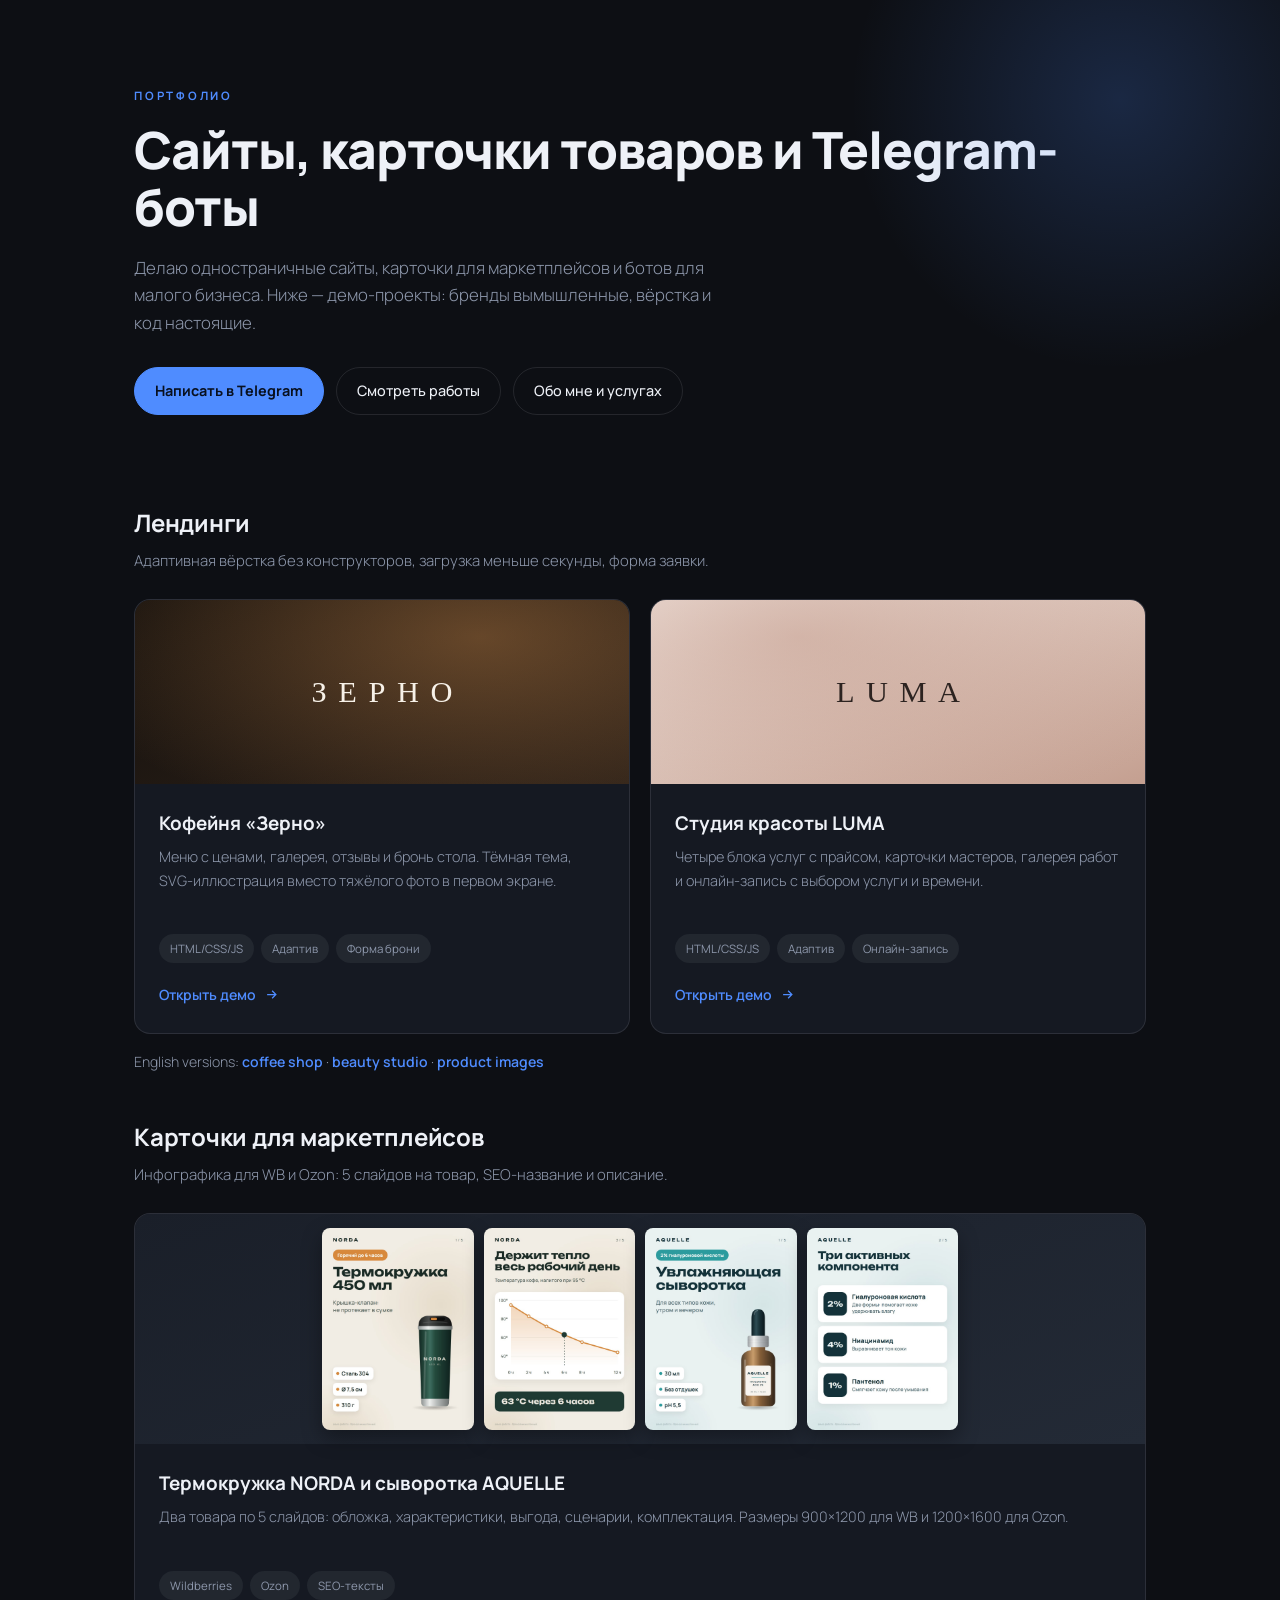
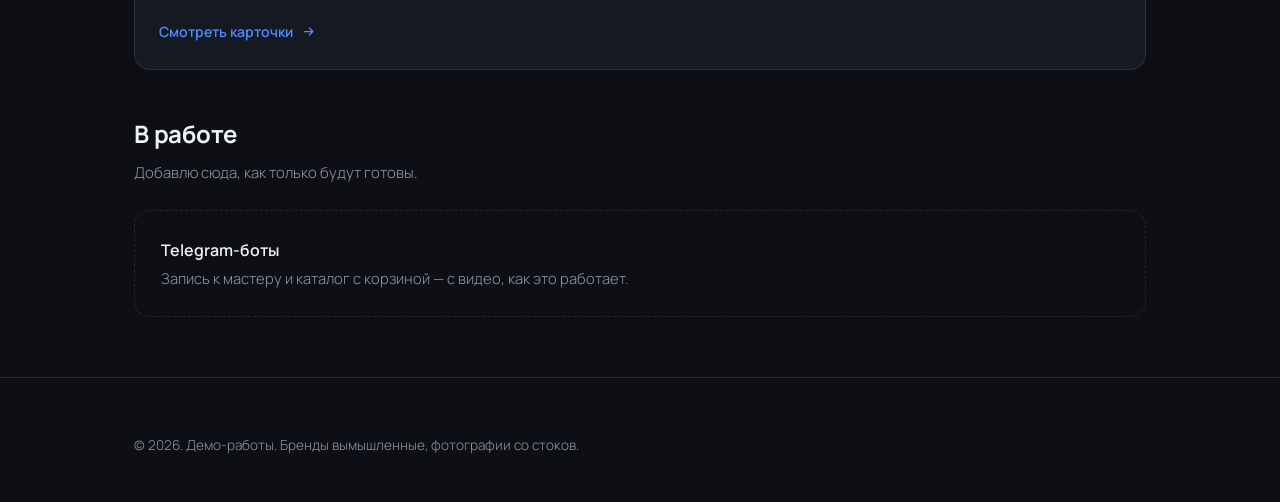
<file: index.html>
<!DOCTYPE html>
<html lang="ru">
<head>
<meta charset="utf-8">
<meta name="viewport" content="width=device-width, initial-scale=1">
<title>Демо-работы — сайты, карточки, боты</title>
<meta name="description" content="Демо-работы: лендинги, карточки товаров для маркетплейсов, Telegram-боты.">
<link rel="preconnect" href="https://fonts.googleapis.com">
<link rel="preconnect" href="https://fonts.gstatic.com" crossorigin>
<link href="https://fonts.googleapis.com/css2?family=Manrope:wght@300;400;500;600;700;800&display=swap" rel="stylesheet">
<link rel="icon" href="data:image/svg+xml,<svg xmlns='http://www.w3.org/2000/svg' viewBox='0 0 100 100'><rect width='100' height='100' rx='22' fill='%230d0f14'/><path d='M28 62l14-28 14 28M62 34v28' stroke='%234f8cff' stroke-width='8' fill='none' stroke-linecap='round'/></svg>">
<style>
:root{
  --bg:#0d0f14;
  --panel:#151922;
  --ink:#eef1f7;
  --muted:#8d97ab;
  --accent:#4f8cff;
  --line:rgba(238,241,247,.1);
}
*{box-sizing:border-box}
body{
  margin:0;background:var(--bg);color:var(--ink);
  font-family:'Manrope',system-ui,-apple-system,'Segoe UI',sans-serif;
  line-height:1.65;-webkit-font-smoothing:antialiased;
}
a{color:inherit;text-decoration:none}
.wrap{max-width:1060px;margin:0 auto;padding:0 24px}
header{padding:86px 0 54px;position:relative;overflow:hidden}
header::before{
  content:"";position:absolute;top:-180px;right:-120px;width:560px;height:560px;
  background:radial-gradient(circle,rgba(79,140,255,.20),transparent 68%);
}
.eyebrow{font-size:.72rem;letter-spacing:.24em;text-transform:uppercase;color:var(--accent);font-weight:700}
h1{font-size:clamp(2.1rem,5.4vw,3.2rem);line-height:1.12;margin:16px 0 18px;letter-spacing:-.02em;font-weight:800}
.sub{color:var(--muted);max-width:60ch;font-weight:300;font-size:1.05rem}
.contacts{display:flex;gap:12px;flex-wrap:wrap;margin-top:30px}
.pill{
  display:inline-flex;align-items:center;gap:9px;padding:11px 20px;border-radius:999px;
  border:1px solid var(--line);font-size:.9rem;font-weight:500;transition:.2s;
}
.pill:hover{border-color:var(--accent);background:rgba(79,140,255,.1)}
.pill.primary{background:var(--accent);border-color:var(--accent);color:#08101f;font-weight:700}
.pill.primary:hover{background:#6fa2ff}

h2{font-size:1.5rem;margin:0 0 6px;font-weight:700;letter-spacing:-.01em}
.sec{padding:34px 0 10px}
.sec p{color:var(--muted);font-size:.93rem;margin:0 0 26px;font-weight:300}

.grid{display:grid;grid-template-columns:repeat(2,1fr);gap:20px}
.card{
  background:var(--panel);border:1px solid var(--line);border-radius:16px;overflow:hidden;
  display:flex;flex-direction:column;transition:transform .3s ease,border-color .3s ease;
}
.card:hover{transform:translateY(-4px);border-color:rgba(79,140,255,.45)}
.thumb{height:184px;position:relative;display:grid;place-items:center}
.thumb.coffee{background:radial-gradient(700px 320px at 70% 20%,rgba(201,136,74,.42),transparent 62%),linear-gradient(160deg,#14100d,#2b2018)}
.thumb.beauty{background:radial-gradient(700px 320px at 30% 20%,rgba(185,139,122,.45),transparent 62%),linear-gradient(160deg,#f4e9e3,#c49f90)}
.thumb span{font-size:1.9rem;letter-spacing:.38em;padding-left:.38em;font-weight:300}
.thumb.coffee span{color:#f7f1e8;font-family:Georgia,serif}
.thumb.beauty span{color:#2c2320;font-family:Georgia,serif}
.thumb.cards{background:linear-gradient(160deg,#1a1f29,#232a36);gap:10px;display:flex;align-items:center;justify-content:center;padding:14px}
.thumb.cards img{height:100%;width:auto;border-radius:8px;box-shadow:0 8px 20px rgba(0,0,0,.35)}
.card.wide{grid-column:1/-1}
.card.wide .thumb{height:230px}
.card-body{padding:24px 24px 26px;flex:1;display:flex;flex-direction:column}
.card h3{margin:0 0 6px;font-size:1.18rem;font-weight:700}
.card .desc{color:var(--muted);font-size:.9rem;font-weight:300;flex:1}
.tags{display:flex;gap:7px;flex-wrap:wrap;margin:16px 0 20px}
.tag{font-size:.72rem;padding:5px 11px;border-radius:999px;background:rgba(238,241,247,.06);color:var(--muted)}
.open{
  display:inline-flex;align-items:center;gap:8px;font-size:.88rem;font-weight:600;color:var(--accent);
}
.open svg{width:15px;height:15px;stroke:currentColor;fill:none;stroke-width:2;transition:transform .25s}
.card:hover .open svg{transform:translateX(4px)}

.soon{
  border:1px dashed var(--line);border-radius:16px;padding:26px;
  display:flex;gap:18px;align-items:center;color:var(--muted);font-size:.92rem;font-weight:300;
}
.soon b{color:var(--ink);font-weight:600;display:block;font-size:1rem;margin-bottom:2px}
.soon-grid{display:grid;grid-template-columns:repeat(2,1fr);gap:16px}

footer{padding:56px 0 46px;margin-top:50px;border-top:1px solid var(--line);color:var(--muted);font-size:.85rem;font-weight:300}

@media (max-width:760px){
  header{padding:62px 0 40px}
  .grid,.soon-grid{grid-template-columns:1fr}
}
</style>
</head>
<body>

<header>
  <div class="wrap">
    <div class="eyebrow">Портфолио</div>
    <h1>Сайты, карточки товаров и Telegram-боты</h1>
    <p class="sub">Делаю одностраничные сайты, карточки для маркетплейсов и ботов для малого бизнеса. Ниже — демо-проекты: бренды вымышленные, вёрстка и код настоящие.</p>
    <div class="contacts">
      <a class="pill primary" href="https://t.me/" target="_blank" rel="noopener">Написать в Telegram</a>
      <a class="pill" href="#work">Смотреть работы</a>
      <a class="pill" href="me/">Обо мне и услугах</a>
    </div>
  </div>
</header>

<main class="wrap" id="work">
  <section class="sec">
    <h2>Лендинги</h2>
    <p>Адаптивная вёрстка без конструкторов, загрузка меньше секунды, форма заявки.</p>
    <div class="grid">
      <a class="card" href="coffee/">
        <div class="thumb coffee"><span>ЗЕРНО</span></div>
        <div class="card-body">
          <h3>Кофейня «Зерно»</h3>
          <p class="desc">Меню с ценами, галерея, отзывы и бронь стола. Тёмная тема, SVG-иллюстрация вместо тяжёлого фото в первом экране.</p>
          <div class="tags"><span class="tag">HTML/CSS/JS</span><span class="tag">Адаптив</span><span class="tag">Форма брони</span></div>
          <span class="open">Открыть демо <svg viewBox="0 0 24 24"><path d="M5 12h14M13 6l6 6-6 6"/></svg></span>
        </div>
      </a>
      <a class="card" href="beauty/">
        <div class="thumb beauty"><span>LUMA</span></div>
        <div class="card-body">
          <h3>Студия красоты LUMA</h3>
          <p class="desc">Четыре блока услуг с прайсом, карточки мастеров, галерея работ и онлайн-запись с выбором услуги и времени.</p>
          <div class="tags"><span class="tag">HTML/CSS/JS</span><span class="tag">Адаптив</span><span class="tag">Онлайн-запись</span></div>
          <span class="open">Открыть демо <svg viewBox="0 0 24 24"><path d="M5 12h14M13 6l6 6-6 6"/></svg></span>
        </div>
      </a>
    </div>
    <p style="margin:16px 0 0;font-size:.88rem;color:var(--muted)">English versions: <a style="color:var(--accent);font-weight:600" href="en/coffee/">coffee shop</a> · <a style="color:var(--accent);font-weight:600" href="en/beauty/">beauty studio</a> · <a style="color:var(--accent);font-weight:600" href="en/cards/">product images</a></p>
  </section>

  <section class="sec">
    <h2>Карточки для маркетплейсов</h2>
    <p>Инфографика для WB и Ozon: 5 слайдов на товар, SEO-название и описание.</p>
    <div class="grid">
      <a class="card wide" href="cards/">
        <div class="thumb cards">
          <img src="cards/norda-450/wb/slide-1.jpg" alt="Термокружка NORDA, обложка" loading="lazy">
          <img src="cards/norda-450/wb/slide-3.jpg" alt="Термокружка NORDA, график" loading="lazy">
          <img src="cards/aquelle-ha30/wb/slide-1.jpg" alt="Сыворотка AQUELLE, обложка" loading="lazy">
          <img src="cards/aquelle-ha30/wb/slide-2.jpg" alt="Сыворотка AQUELLE, состав" loading="lazy">
        </div>
        <div class="card-body">
          <h3>Термокружка NORDA и сыворотка AQUELLE</h3>
          <p class="desc">Два товара по 5 слайдов: обложка, характеристики, выгода, сценарии, комплектация. Размеры 900×1200 для WB и 1200×1600 для Ozon.</p>
          <div class="tags"><span class="tag">Wildberries</span><span class="tag">Ozon</span><span class="tag">SEO-тексты</span></div>
          <span class="open">Смотреть карточки <svg viewBox="0 0 24 24"><path d="M5 12h14M13 6l6 6-6 6"/></svg></span>
        </div>
      </a>
    </div>
  </section>

  <section class="sec">
    <h2>В работе</h2>
    <p>Добавлю сюда, как только будут готовы.</p>
    <div class="soon-grid" style="grid-template-columns:1fr">
      <div class="soon">
        <div><b>Telegram-боты</b>Запись к мастеру и каталог с корзиной — с видео, как это работает.</div>
      </div>
    </div>
  </section>
</main>

<footer>
  <div class="wrap">© 2026. Демо-работы. Бренды вымышленные, фотографии со стоков.</div>
</footer>

</body>
</html>
</file>
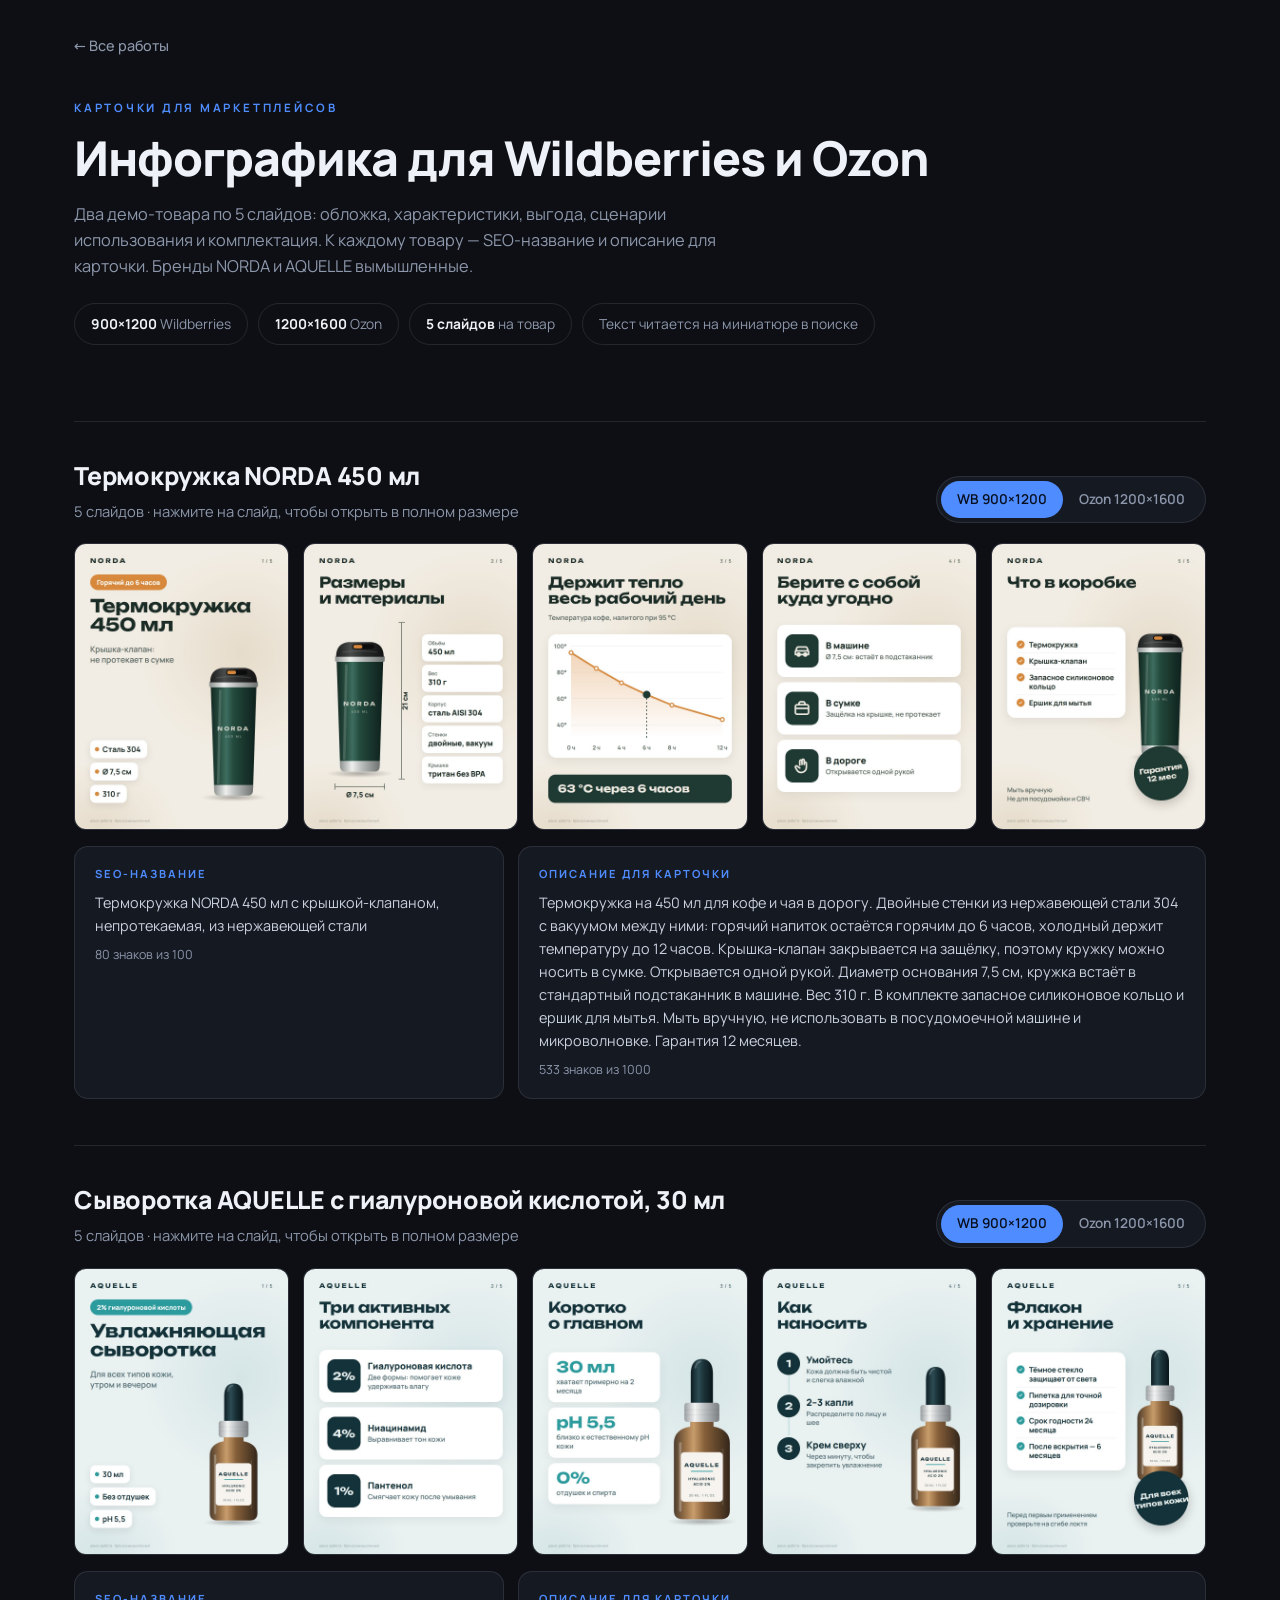
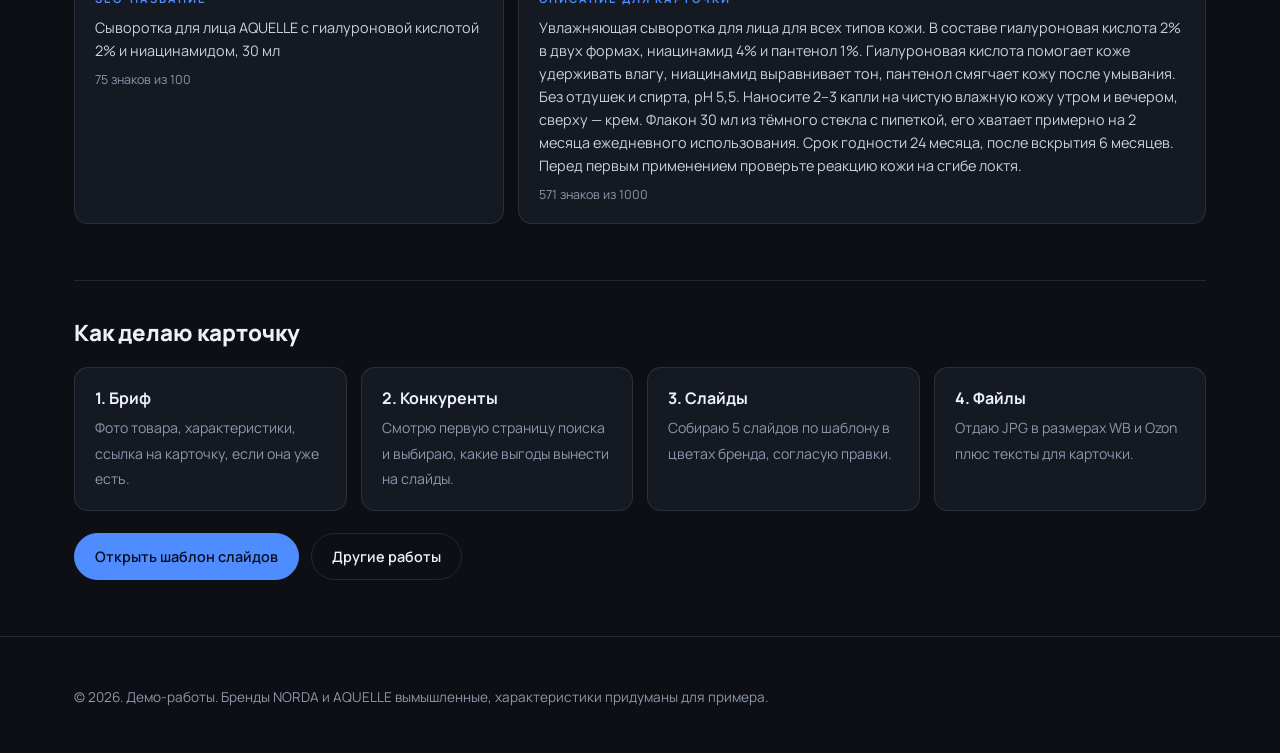
<file: cards/index.html>
<!DOCTYPE html>
<html lang="ru">
<head>
<meta charset="utf-8">
<meta name="viewport" content="width=device-width, initial-scale=1">
<title>Карточки товаров для маркетплейсов — демо</title>
<meta name="description" content="Демо-карточки товаров для Wildberries и Ozon: 5 слайдов инфографики, SEO-название и описание.">
<link rel="stylesheet" href="fonts.css">
<link rel="icon" href="data:image/svg+xml,<svg xmlns='http://www.w3.org/2000/svg' viewBox='0 0 100 100'><rect width='100' height='100' rx='22' fill='%230d0f14'/><path d='M28 62l14-28 14 28M62 34v28' stroke='%234f8cff' stroke-width='8' fill='none' stroke-linecap='round'/></svg>">
<style>
:root{--bg:#0d0f14;--panel:#151922;--ink:#eef1f7;--muted:#8d97ab;--accent:#4f8cff;--line:rgba(238,241,247,.1)}
*{box-sizing:border-box}
body{margin:0;background:var(--bg);color:var(--ink);font-family:'Manrope',system-ui,sans-serif;line-height:1.6;-webkit-font-smoothing:antialiased}
a{color:inherit;text-decoration:none}
.wrap{max-width:1180px;margin:0 auto;padding:0 24px}
.back{display:inline-flex;gap:8px;align-items:center;margin-top:34px;color:var(--muted);font-size:.9rem;font-weight:500}
.back:hover{color:var(--ink)}
header{padding:40px 0 30px}
.eyebrow{font-size:.72rem;letter-spacing:.24em;text-transform:uppercase;color:var(--accent);font-weight:700}
h1{font-size:clamp(2rem,5vw,3rem);line-height:1.12;margin:14px 0 16px;letter-spacing:-.02em;font-weight:800}
.sub{color:var(--muted);max-width:66ch;font-weight:400;font-size:1.02rem;margin:0}
.facts{display:flex;flex-wrap:wrap;gap:10px;margin-top:24px}
.fact{padding:9px 16px;border:1px solid var(--line);border-radius:999px;font-size:.86rem;color:var(--muted)}
.fact b{color:var(--ink);font-weight:700}

.product{margin:46px 0 20px;padding-top:34px;border-top:1px solid var(--line)}
.p-head{display:flex;justify-content:space-between;align-items:flex-end;gap:20px;flex-wrap:wrap;margin-bottom:20px}
.p-head h2{margin:0;font-size:1.55rem;font-weight:800;letter-spacing:-.01em}
.p-head p{margin:4px 0 0;color:var(--muted);font-size:.92rem}
.sizes{display:inline-flex;background:var(--panel);border:1px solid var(--line);border-radius:999px;padding:4px}
.sizes button{all:unset;cursor:pointer;padding:8px 16px;border-radius:999px;font-size:.85rem;font-weight:600;color:var(--muted)}
.sizes button[aria-pressed="true"]{background:var(--accent);color:#08101f}

.strip{display:grid;grid-template-columns:repeat(5,1fr);gap:14px}
.strip a{display:block;border-radius:12px;overflow:hidden;aspect-ratio:3/4;background:var(--panel);
  border:1px solid var(--line);transition:transform .25s,border-color .25s}
.strip a:hover{transform:translateY(-4px);border-color:rgba(79,140,255,.5)}
.strip img{width:100%;height:100%;object-fit:cover;display:block}

.seo{display:grid;grid-template-columns:1fr 1.6fr;gap:14px;margin-top:16px}
.box{background:var(--panel);border:1px solid var(--line);border-radius:14px;padding:18px 20px}
.box small{display:block;font-size:.7rem;letter-spacing:.18em;text-transform:uppercase;color:var(--accent);font-weight:700;margin-bottom:8px}
.box p{margin:0;font-size:.9rem;color:#c9d0de}
.box .len{margin-top:8px;font-size:.78rem;color:var(--muted)}

.how{margin:56px 0 0;padding-top:34px;border-top:1px solid var(--line)}
.how h2{font-size:1.4rem;margin:0 0 16px;font-weight:800}
.steps{display:grid;grid-template-columns:repeat(4,1fr);gap:14px}
.steps .box b{display:block;font-size:1rem;margin-bottom:4px;color:var(--ink)}
.steps .box span{font-size:.88rem;color:var(--muted)}
.cta{display:flex;gap:12px;flex-wrap:wrap;margin-top:22px}
.pill{display:inline-flex;align-items:center;gap:9px;padding:11px 20px;border-radius:999px;border:1px solid var(--line);font-size:.9rem;font-weight:600}
.pill:hover{border-color:var(--accent)}
.pill.primary{background:var(--accent);border-color:var(--accent);color:#08101f}
footer{padding:50px 0 44px;margin-top:56px;border-top:1px solid var(--line);color:var(--muted);font-size:.85rem}

@media (max-width:900px){
  .strip{grid-template-columns:none;grid-auto-flow:column;grid-auto-columns:62%;overflow-x:auto;scroll-snap-type:x mandatory;padding-bottom:8px}
  .strip a{scroll-snap-align:start}
  .seo,.steps{grid-template-columns:1fr}
}
</style>
</head>
<body>
<div class="wrap">
  <a class="back" href="../">← Все работы</a>

  <header>
    <div class="eyebrow">Карточки для маркетплейсов</div>
    <h1>Инфографика для Wildberries и Ozon</h1>
    <p class="sub">Два демо-товара по 5 слайдов: обложка, характеристики, выгода, сценарии использования и комплектация. К каждому товару — SEO-название и описание для карточки. Бренды NORDA и AQUELLE вымышленные.</p>
    <div class="facts">
      <span class="fact"><b>900×1200</b> Wildberries</span>
      <span class="fact"><b>1200×1600</b> Ozon</span>
      <span class="fact"><b>5 слайдов</b> на товар</span>
      <span class="fact">Текст читается на миниатюре в поиске</span>
    </div>
  </header>

  <main id="products"></main>

  <section class="how">
    <h2>Как делаю карточку</h2>
    <div class="steps">
      <div class="box"><b>1. Бриф</b><span>Фото товара, характеристики, ссылка на карточку, если она уже есть.</span></div>
      <div class="box"><b>2. Конкуренты</b><span>Смотрю первую страницу поиска и выбираю, какие выгоды вынести на слайды.</span></div>
      <div class="box"><b>3. Слайды</b><span>Собираю 5 слайдов по шаблону в цветах бренда, согласую правки.</span></div>
      <div class="box"><b>4. Файлы</b><span>Отдаю JPG в размерах WB и Ozon плюс тексты для карточки.</span></div>
    </div>
    <div class="cta">
      <a class="pill primary" href="slides.html">Открыть шаблон слайдов</a>
      <a class="pill" href="../">Другие работы</a>
    </div>
  </section>
</div>

<footer><div class="wrap">© 2026. Демо-работы. Бренды NORDA и AQUELLE вымышленные, характеристики придуманы для примера.</div></footer>

<script src="products.js"></script>
<script>
const esc = s => String(s).replace(/&/g,"&amp;").replace(/</g,"&lt;");
const main = document.getElementById("products");
Object.values(window.PRODUCTS).forEach((p, k) => {
  const n = p.slides.length;
  const sec = document.createElement("section");
  sec.className = "product";
  sec.innerHTML = `
    <div class="p-head">
      <div><h2>${esc(p.name)}</h2><p>${n} слайдов · нажмите на слайд, чтобы открыть в полном размере</p></div>
      <div class="sizes" role="group" aria-label="Размер">
        <button type="button" aria-pressed="true" data-size="wb">WB 900×1200</button>
        <button type="button" aria-pressed="false" data-size="ozon">Ozon 1200×1600</button>
      </div>
    </div>
    <div class="strip">${Array.from({length:n},(_,i)=>`
      <a href="${p.sku}/wb/slide-${i+1}.jpg" target="_blank" rel="noopener">
        <img src="${p.sku}/wb/slide-${i+1}.jpg" alt="${esc(p.name)}, слайд ${i+1}" loading="${k? 'lazy':'eager'}" width="900" height="1200"></a>`).join("")}
    </div>
    <div class="seo">
      <div class="box"><small>SEO-название</small><p>${esc(p.seo_title)}</p><div class="len">${p.seo_title.length} знаков из 100</div></div>
      <div class="box"><small>Описание для карточки</small><p>${esc(p.seo_text)}</p><div class="len">${p.seo_text.length} знаков из 1000</div></div>
    </div>`;
  sec.querySelectorAll(".sizes button").forEach(b => b.addEventListener("click", () => {
    sec.querySelectorAll(".sizes button").forEach(x => x.setAttribute("aria-pressed", x === b));
    sec.querySelectorAll(".strip a").forEach((a, i) => {
      const src = `${p.sku}/${b.dataset.size}/slide-${i+1}.jpg`;
      a.href = src; a.querySelector("img").src = src;
    });
  }));
  main.appendChild(sec);
});
</script>
</body>
</html>
</file>
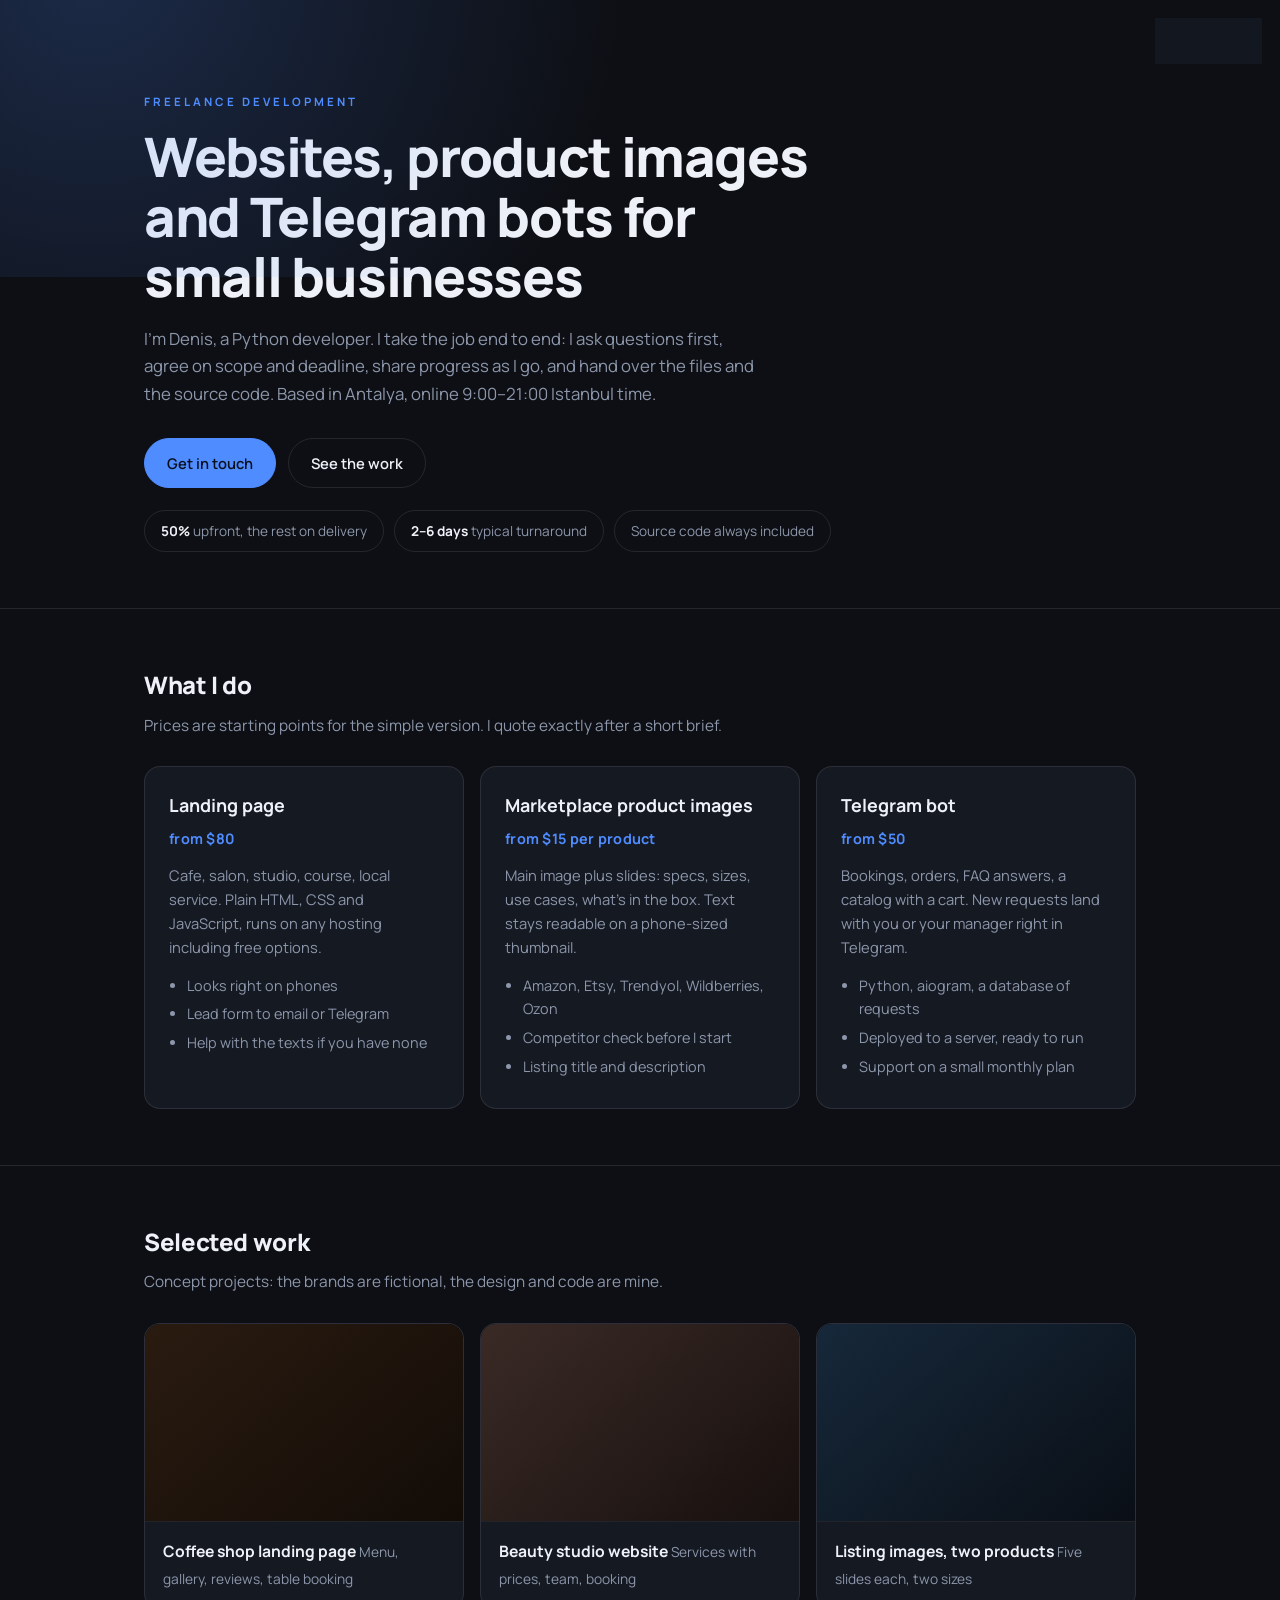
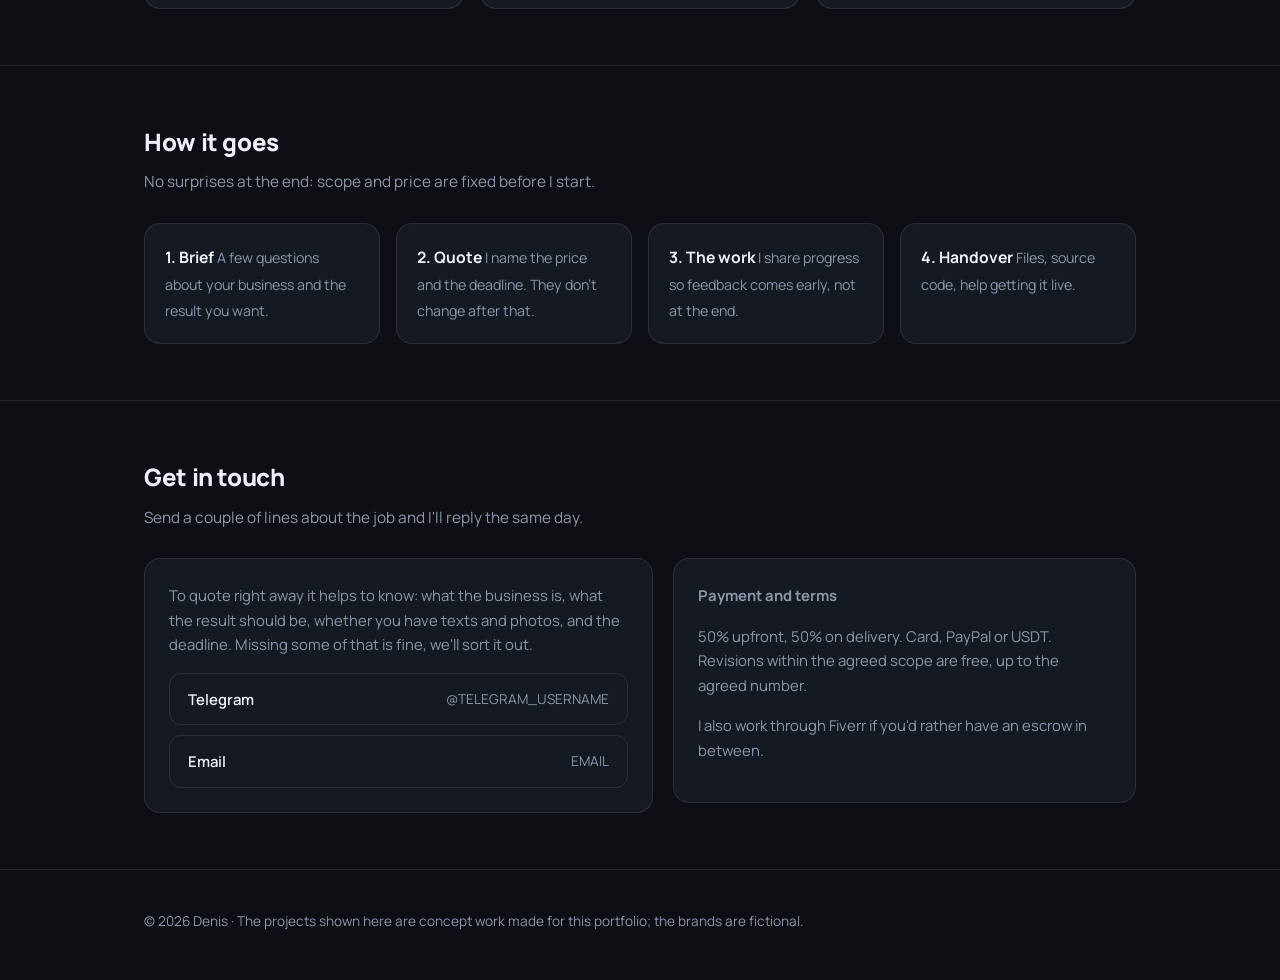
<file: me/index.html>
<!DOCTYPE html>
<html lang="ru">
<head>
<meta charset="utf-8">
<meta name="viewport" content="width=device-width, initial-scale=1">
<title>Denis — лендинги, карточки товаров, Telegram-боты</title>
<meta name="description" content="Разработчик на Python. Делаю одностраничные сайты, карточки товаров для маркетплейсов и Telegram-ботов для небольшого бизнеса.">
<link rel="preconnect" href="https://fonts.googleapis.com">
<link rel="preconnect" href="https://fonts.gstatic.com" crossorigin>
<link href="https://fonts.googleapis.com/css2?family=Manrope:wght@300;400;500;600;700;800&display=swap" rel="stylesheet">
<link rel="icon" href="data:image/svg+xml,<svg xmlns='http://www.w3.org/2000/svg' viewBox='0 0 100 100'><rect width='100' height='100' rx='22' fill='%230d0f14'/><path d='M28 62l14-28 14 28M62 34v28' stroke='%234f8cff' stroke-width='8' fill='none' stroke-linecap='round'/></svg>">
<style>
:root{--bg:#0d0f14;--panel:#151922;--ink:#eef1f7;--muted:#8d97ab;--accent:#4f8cff;--line:rgba(238,241,247,.1)}
*{box-sizing:border-box}
body{margin:0;background:var(--bg);color:var(--ink);font-family:'Manrope',system-ui,-apple-system,'Segoe UI',sans-serif;line-height:1.65;-webkit-font-smoothing:antialiased}
a{color:inherit;text-decoration:none}
.wrap{max-width:1040px;margin:0 auto;padding:0 24px}

.lang{position:fixed;top:18px;right:18px;z-index:20;display:inline-flex;background:rgba(21,25,34,.86);backdrop-filter:blur(8px);border:1px solid var(--line);border-radius:999px;padding:4px}
.lang button{all:unset;cursor:pointer;padding:7px 15px;border-radius:999px;font-size:.82rem;font-weight:700;color:var(--muted);letter-spacing:.03em}
.lang button[aria-pressed="true"]{background:var(--accent);color:#08101f}

header{padding:92px 0 56px;position:relative;overflow:hidden}
header::before{content:"";position:absolute;inset:-40% 30% auto -20%;height:520px;background:radial-gradient(circle at 30% 40%,rgba(79,140,255,.22),transparent 62%);pointer-events:none}
.eyebrow{font-size:.72rem;letter-spacing:.26em;text-transform:uppercase;color:var(--accent);font-weight:700}
h1{font-size:clamp(2.1rem,5.4vw,3.4rem);line-height:1.1;letter-spacing:-.025em;font-weight:800;margin:16px 0 18px;max-width:18ch}
.lead{color:var(--muted);font-size:1.05rem;max-width:62ch;margin:0}
.cta{display:flex;gap:12px;flex-wrap:wrap;margin-top:30px}
.pill{display:inline-flex;align-items:center;gap:9px;padding:12px 22px;border-radius:999px;border:1px solid var(--line);font-size:.92rem;font-weight:600;transition:border-color .2s,transform .2s}
.pill:hover{border-color:var(--accent);transform:translateY(-2px)}
.pill.primary{background:var(--accent);border-color:var(--accent);color:#08101f}
.pill.primary:hover{filter:brightness(1.07)}

section{padding:56px 0;border-top:1px solid var(--line)}
h2{font-size:1.5rem;font-weight:800;letter-spacing:-.015em;margin:0 0 8px}
.sub{color:var(--muted);margin:0 0 28px;font-size:.96rem}

.grid3{display:grid;grid-template-columns:repeat(3,1fr);gap:16px}
.card{background:var(--panel);border:1px solid var(--line);border-radius:16px;padding:24px}
.card h3{margin:0 0 6px;font-size:1.12rem;font-weight:700}
.card .price{color:var(--accent);font-weight:700;font-size:.9rem;letter-spacing:.02em}
.card p{color:var(--muted);font-size:.92rem;margin:12px 0 0}
.card ul{margin:14px 0 0;padding-left:18px;color:var(--muted);font-size:.9rem}
.card li{margin:5px 0}

.works{display:grid;grid-template-columns:repeat(3,1fr);gap:16px}
.work{display:block;background:var(--panel);border:1px solid var(--line);border-radius:16px;overflow:hidden;transition:transform .25s,border-color .25s}
.work:hover{transform:translateY(-4px);border-color:rgba(79,140,255,.5)}
.work .thumb{aspect-ratio:16/10;background:#0a0c11 center/cover no-repeat;border-bottom:1px solid var(--line)}
.work .body{padding:16px 18px}
.work b{display:block;font-size:.98rem}
.work span{display:block;color:var(--muted);font-size:.86rem;margin-top:3px}

.steps{display:grid;grid-template-columns:repeat(4,1fr);gap:16px}
.step{background:var(--panel);border:1px solid var(--line);border-radius:16px;padding:20px}
.step b{display:block;font-size:.98rem;margin-bottom:5px}
.step span{color:var(--muted);font-size:.89rem}

.facts{display:flex;flex-wrap:wrap;gap:10px;margin-top:22px}
.fact{padding:9px 16px;border:1px solid var(--line);border-radius:999px;font-size:.85rem;color:var(--muted)}
.fact b{color:var(--ink);font-weight:700}

.contact{display:grid;grid-template-columns:1.1fr 1fr;gap:20px;align-items:start}
.contact .box{background:var(--panel);border:1px solid var(--line);border-radius:16px;padding:24px}
.contact .box p{color:var(--muted);font-size:.93rem;margin:0 0 16px}
.links{display:flex;flex-direction:column;gap:10px}
.links a{display:flex;justify-content:space-between;align-items:center;padding:13px 18px;border:1px solid var(--line);border-radius:12px;font-size:.93rem;font-weight:600;transition:border-color .2s}
.links a:hover{border-color:var(--accent)}
.links a span{color:var(--muted);font-weight:400;font-size:.85rem}

footer{padding:40px 0 48px;border-top:1px solid var(--line);color:var(--muted);font-size:.85rem}

[data-en]{display:none}
html[lang="en"] [data-ru]{display:none}
html[lang="en"] [data-en]{display:revert}

@media (max-width:880px){
  .grid3,.works,.steps,.contact{grid-template-columns:1fr}
  header{padding-top:76px}
}
</style>
</head>
<body>

<div class="lang" role="group" aria-label="Language">
  <button type="button" data-set="ru" aria-pressed="true">RU</button>
  <button type="button" data-set="en" aria-pressed="false">EN</button>
</div>

<header>
  <div class="wrap">
    <div class="eyebrow" data-ru>Разработка на заказ</div>
    <div class="eyebrow" data-en>Freelance development</div>

    <h1 data-ru>Сайты, карточки товаров и Telegram-боты для небольшого бизнеса</h1>
    <h1 data-en>Websites, product images and Telegram bots for small businesses</h1>

    <p class="lead" data-ru>Меня зовут Денис, я разработчик на Python. Беру задачу целиком: задаю вопросы, согласую объём и срок, показываю промежуточный результат, отдаю файлы и исходники. Работаю из Анталии, на связи с 9:00 до 21:00 по Стамбулу.</p>
    <p class="lead" data-en>I'm Denis, a Python developer. I take the job end to end: I ask questions first, agree on scope and deadline, share progress as I go, and hand over the files and the source code. Based in Antalya, online 9:00–21:00 Istanbul time.</p>

    <div class="cta">
      <a class="pill primary" href="#contact" data-ru>Написать мне</a>
      <a class="pill primary" href="#contact" data-en>Get in touch</a>
      <a class="pill" href="../" data-ru>Посмотреть работы</a>
      <a class="pill" href="../en/" data-en>See the work</a>
    </div>

    <div class="facts">
      <span class="fact" data-ru><b>50%</b> предоплата, остальное после сдачи</span>
      <span class="fact" data-en><b>50%</b> upfront, the rest on delivery</span>
      <span class="fact" data-ru><b>2–6 дней</b> обычный срок</span>
      <span class="fact" data-en><b>2–6 days</b> typical turnaround</span>
      <span class="fact" data-ru>Исходники отдаю всегда</span>
      <span class="fact" data-en>Source code always included</span>
    </div>
  </div>
</header>

<section>
  <div class="wrap">
    <h2 data-ru>Что делаю</h2>
    <h2 data-en>What I do</h2>
    <p class="sub" data-ru>Цены стартовые, за простой вариант. Точную назову после короткого брифа.</p>
    <p class="sub" data-en>Prices are starting points for the simple version. I quote exactly after a short brief.</p>

    <div class="grid3">
      <div class="card">
        <h3 data-ru>Одностраничный сайт</h3>
        <h3 data-en>Landing page</h3>
        <div class="price" data-ru>от $80</div>
        <div class="price" data-en>from $80</div>
        <p data-ru>Кафе, салон, студия, курс, локальная услуга. Чистый HTML, CSS и JavaScript — работает на любом хостинге, включая бесплатный.</p>
        <p data-en>Cafe, salon, studio, course, local service. Plain HTML, CSS and JavaScript, runs on any hosting including free options.</p>
        <ul>
          <li data-ru>Корректно на телефонах</li>
          <li data-en>Looks right on phones</li>
          <li data-ru>Форма заявки на почту или в Telegram</li>
          <li data-en>Lead form to email or Telegram</li>
          <li data-ru>Помогу с текстами, если их нет</li>
          <li data-en>Help with the texts if you have none</li>
        </ul>
      </div>

      <div class="card">
        <h3 data-ru>Карточки для маркетплейсов</h3>
        <h3 data-en>Marketplace product images</h3>
        <div class="price" data-ru>от $15 за товар</div>
        <div class="price" data-en>from $15 per product</div>
        <p data-ru>Главное фото и слайды: характеристики, размеры, сценарии использования, комплектация. Текст читается на миниатюре в поиске.</p>
        <p data-en>Main image plus slides: specs, sizes, use cases, what's in the box. Text stays readable on a phone-sized thumbnail.</p>
        <ul>
          <li data-ru>Wildberries, Ozon, Trendyol, Amazon, Etsy</li>
          <li data-en>Amazon, Etsy, Trendyol, Wildberries, Ozon</li>
          <li data-ru>Смотрю конкурентов перед работой</li>
          <li data-en>Competitor check before I start</li>
          <li data-ru>SEO-название и описание карточки</li>
          <li data-en>Listing title and description</li>
        </ul>
      </div>

      <div class="card">
        <h3 data-ru>Telegram-бот</h3>
        <h3 data-en>Telegram bot</h3>
        <div class="price" data-ru>от $50</div>
        <div class="price" data-en>from $50</div>
        <p data-ru>Запись, заказы, ответы на частые вопросы, каталог с корзиной. Новые заявки падают вам или администратору прямо в Telegram.</p>
        <p data-en>Bookings, orders, FAQ answers, a catalog with a cart. New requests land with you or your manager right in Telegram.</p>
        <ul>
          <li data-ru>Python, aiogram, база заявок</li>
          <li data-en>Python, aiogram, a database of requests</li>
          <li data-ru>Разверну на сервере под ключ</li>
          <li data-en>Deployed to a server, ready to run</li>
          <li data-ru>Поддержка по небольшой месячной цене</li>
          <li data-en>Support on a small monthly plan</li>
        </ul>
      </div>
    </div>
  </div>
</section>

<section>
  <div class="wrap">
    <h2 data-ru>Работы</h2>
    <h2 data-en>Selected work</h2>
    <p class="sub" data-ru>Демо-проекты: бренды вымышленные, дизайн и код мои.</p>
    <p class="sub" data-en>Concept projects: the brands are fictional, the design and code are mine.</p>

    <div class="works">
      <a class="work" href="../coffee/">
        <div class="thumb" style="background-image:linear-gradient(140deg,#2a1b10,#120c07)"></div>
        <div class="body">
          <b data-ru>Кофейня «Зерно»</b>
          <b data-en>Coffee shop landing page</b>
          <span data-ru>Меню, галерея, отзывы, бронь столика</span>
          <span data-en>Menu, gallery, reviews, table booking</span>
        </div>
      </a>
      <a class="work" href="../beauty/">
        <div class="thumb" style="background-image:linear-gradient(140deg,#3a2a26,#17100e)"></div>
        <div class="body">
          <b data-ru>Студия красоты LUMA</b>
          <b data-en>Beauty studio website</b>
          <span data-ru>Услуги с ценами, мастера, запись</span>
          <span data-en>Services with prices, team, booking</span>
        </div>
      </a>
      <a class="work" href="../cards/">
        <div class="thumb" style="background-image:linear-gradient(140deg,#16283a,#0a0f16)"></div>
        <div class="body">
          <b data-ru>Карточки NORDA и AQUELLE</b>
          <b data-en>Listing images, two products</b>
          <span data-ru>По 5 слайдов, два размера</span>
          <span data-en>Five slides each, two sizes</span>
        </div>
      </a>
    </div>
  </div>
</section>

<section>
  <div class="wrap">
    <h2 data-ru>Как идёт работа</h2>
    <h2 data-en>How it goes</h2>
    <p class="sub" data-ru>Без сюрпризов в конце: объём и цена фиксируются до старта.</p>
    <p class="sub" data-en>No surprises at the end: scope and price are fixed before I start.</p>

    <div class="steps">
      <div class="step">
        <b data-ru>1. Бриф</b><b data-en>1. Brief</b>
        <span data-ru>Пара вопросов о бизнесе и о том, что должно получиться.</span>
        <span data-en>A few questions about your business and the result you want.</span>
      </div>
      <div class="step">
        <b data-ru>2. Смета</b><b data-en>2. Quote</b>
        <span data-ru>Называю цену и срок. Дальше они не меняются.</span>
        <span data-en>I name the price and the deadline. They don't change after that.</span>
      </div>
      <div class="step">
        <b data-ru>3. Работа</b><b data-en>3. The work</b>
        <span data-ru>Показываю промежуточный результат, чтобы правки были по ходу, а не в конце.</span>
        <span data-en>I share progress so feedback comes early, not at the end.</span>
      </div>
      <div class="step">
        <b data-ru>4. Сдача</b><b data-en>4. Handover</b>
        <span data-ru>Файлы, исходники, помощь с публикацией.</span>
        <span data-en>Files, source code, help getting it live.</span>
      </div>
    </div>
  </div>
</section>

<section id="contact">
  <div class="wrap">
    <h2 data-ru>Связаться</h2>
    <h2 data-en>Get in touch</h2>
    <p class="sub" data-ru>Напишите пару слов о задаче — отвечу в течение дня.</p>
    <p class="sub" data-en>Send a couple of lines about the job and I'll reply the same day.</p>

    <div class="contact">
      <div class="box">
        <p data-ru>Чтобы сразу назвать цену, полезно знать: что за бизнес, что должно получиться, есть ли тексты и фото, к какому сроку нужно. Если чего-то нет — не страшно, разберёмся по ходу.</p>
        <p data-en>To quote right away it helps to know: what the business is, what the result should be, whether you have texts and photos, and the deadline. Missing some of that is fine, we'll sort it out.</p>
        <div class="links">
          <a href="https://t.me/TELEGRAM_USERNAME" target="_blank" rel="noopener">Telegram <span>@TELEGRAM_USERNAME</span></a>
          <a href="mailto:EMAIL">Email <span>EMAIL</span></a>
        </div>
      </div>
      <div class="box">
        <p data-ru><b>Оплата и гарантии</b></p>
        <p data-en><b>Payment and terms</b></p>
        <p data-ru>50% до начала, 50% после сдачи. Карта, PayPal или USDT. Правки по согласованному объёму — бесплатно, в оговорённом количестве.</p>
        <p data-en>50% upfront, 50% on delivery. Card, PayPal or USDT. Revisions within the agreed scope are free, up to the agreed number.</p>
        <p data-ru>Работаю и через Fiverr, если вам спокойнее с площадкой-гарантом.</p>
        <p data-en>I also work through Fiverr if you'd rather have an escrow in between.</p>
      </div>
    </div>
  </div>
</section>

<footer>
  <div class="wrap">
    <span data-ru>© 2026 Denis · Демо-проекты на этом сайте сделаны для портфолио, бренды вымышленные.</span>
    <span data-en>© 2026 Denis · The projects shown here are concept work made for this portfolio; the brands are fictional.</span>
  </div>
</footer>

<script>
(function(){
  var btns = document.querySelectorAll('.lang button');
  function set(l){
    document.documentElement.lang = l;
    btns.forEach(function(b){ b.setAttribute('aria-pressed', String(b.dataset.set === l)); });
    try { localStorage.setItem('lang', l); } catch(e) {}
  }
  btns.forEach(function(b){ b.addEventListener('click', function(){ set(b.dataset.set); }); });
  var saved = null;
  try { saved = localStorage.getItem('lang'); } catch(e) {}
  if (!saved) saved = (navigator.language || '').slice(0,2) === 'ru' ? 'ru' : 'en';
  set(saved);
})();
</script>
</body>
</html>
</file>
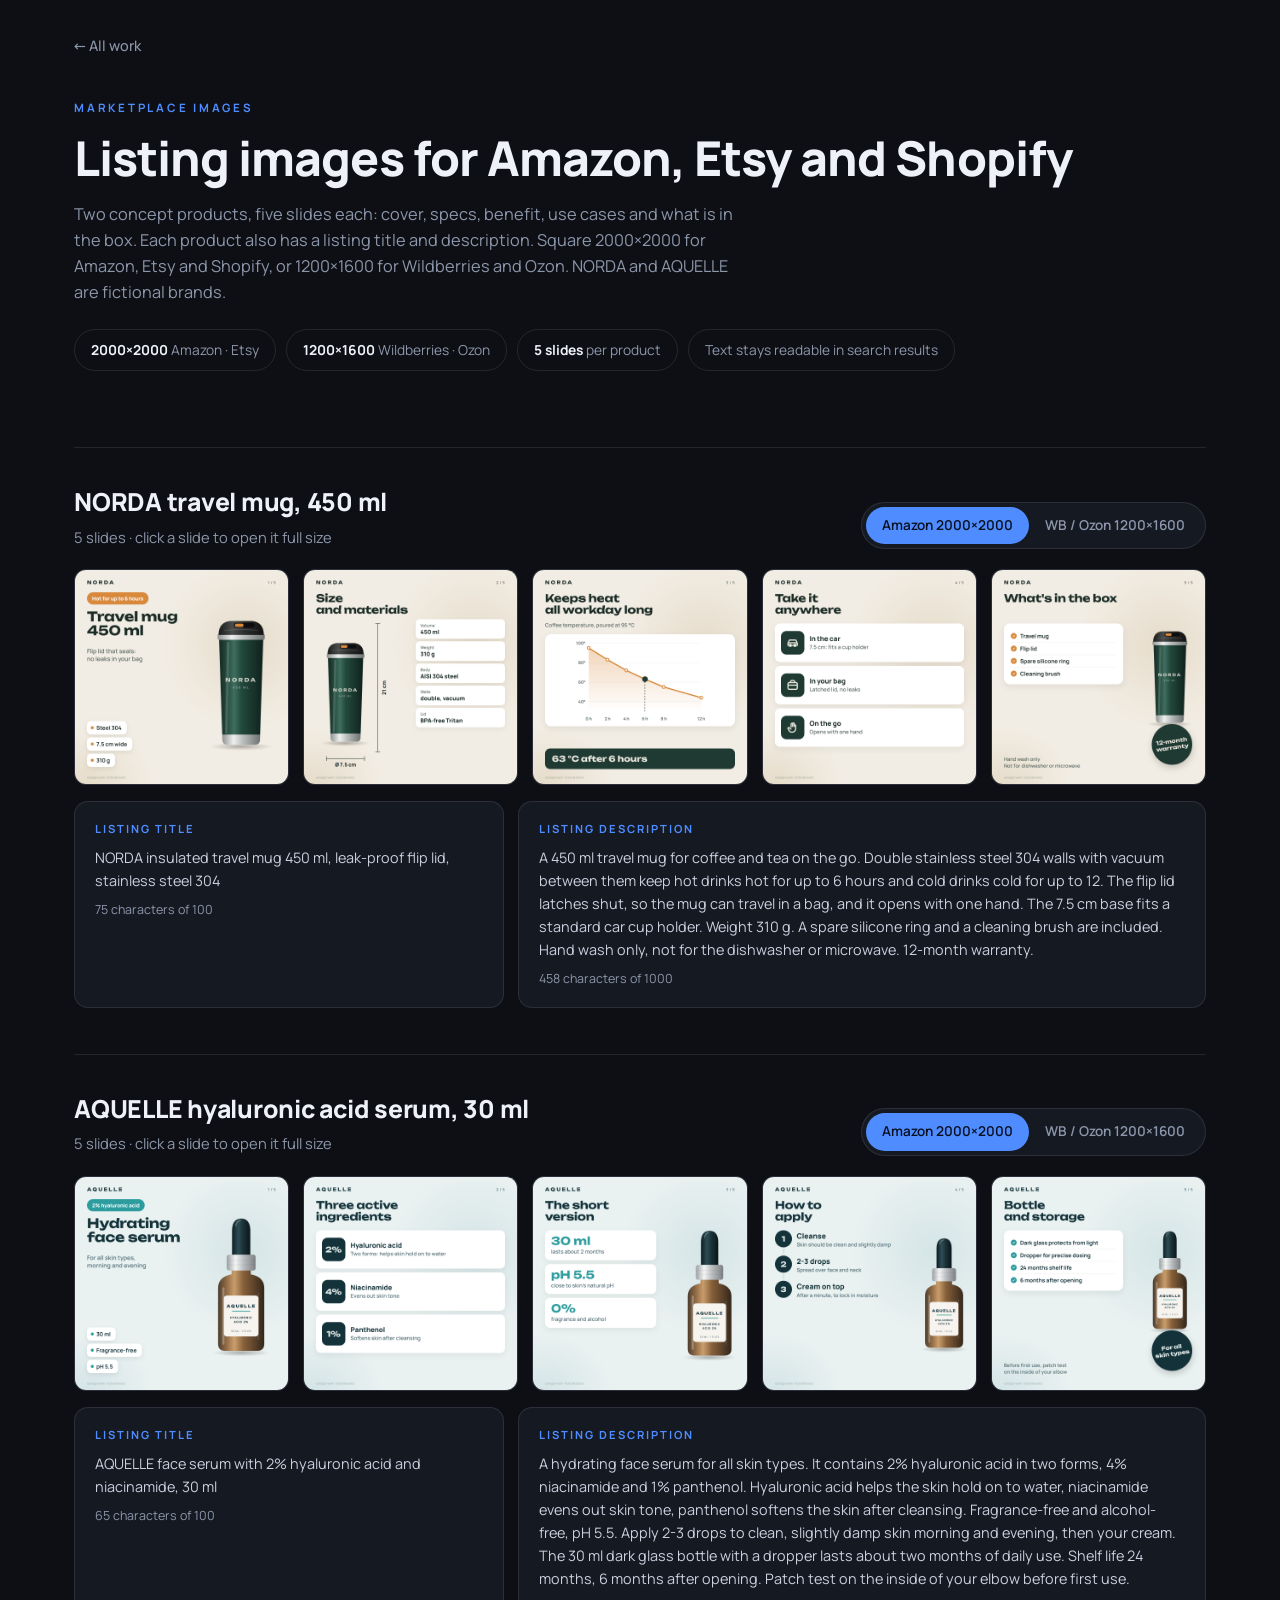
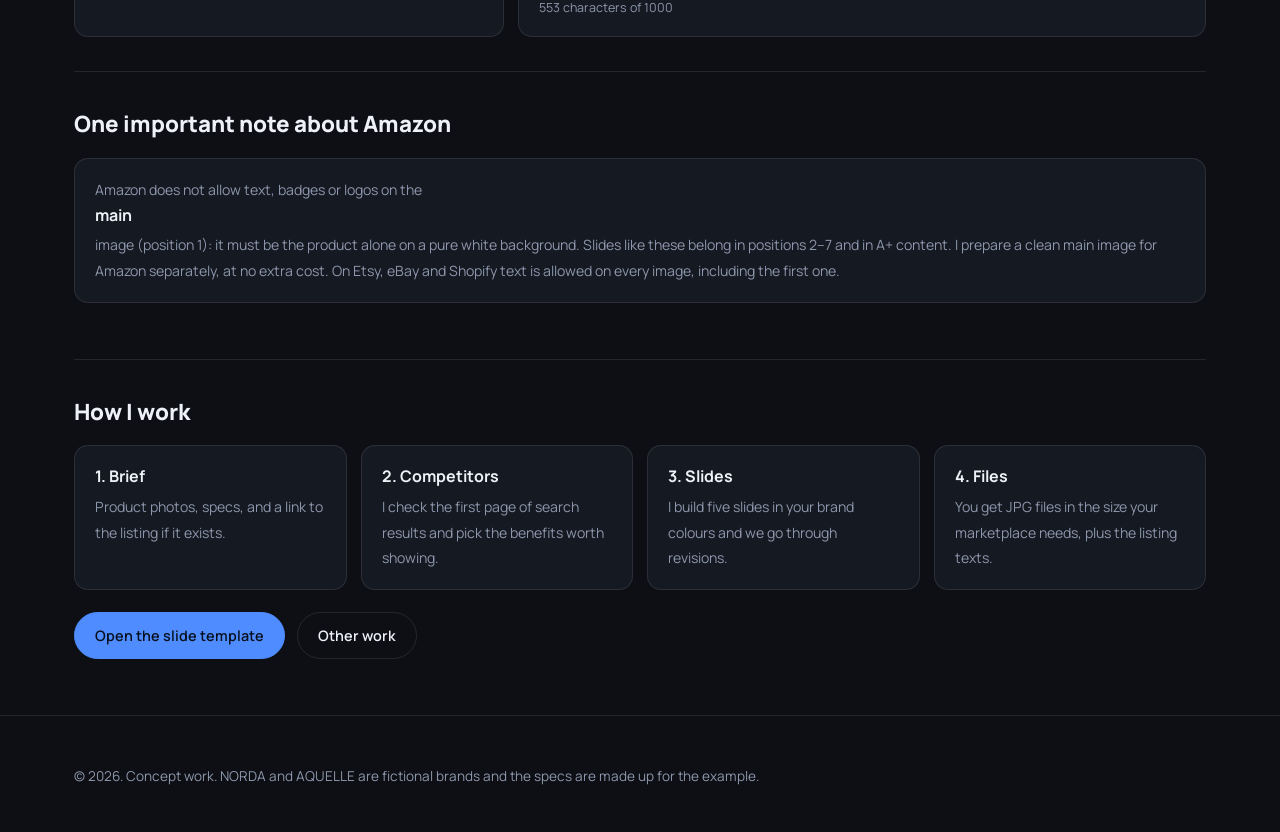
<file: en/cards/index.html>
<!DOCTYPE html>
<html lang="en">
<head>
<meta charset="utf-8">
<meta name="viewport" content="width=device-width, initial-scale=1">
<title>Listing images for Amazon and Etsy — concept work</title>
<meta name="description" content="Concept listing image sets for Amazon, Etsy, eBay and Shopify: 5 slides each, listing title and description.">
<link rel="stylesheet" href="fonts.css">
<link rel="icon" href="data:image/svg+xml,<svg xmlns='http://www.w3.org/2000/svg' viewBox='0 0 100 100'><rect width='100' height='100' rx='22' fill='%230d0f14'/><path d='M28 62l14-28 14 28M62 34v28' stroke='%234f8cff' stroke-width='8' fill='none' stroke-linecap='round'/></svg>">
<style>
:root{--bg:#0d0f14;--panel:#151922;--ink:#eef1f7;--muted:#8d97ab;--accent:#4f8cff;--line:rgba(238,241,247,.1)}
*{box-sizing:border-box}
body{margin:0;background:var(--bg);color:var(--ink);font-family:'Manrope',system-ui,sans-serif;line-height:1.6;-webkit-font-smoothing:antialiased}
a{color:inherit;text-decoration:none}
.wrap{max-width:1180px;margin:0 auto;padding:0 24px}
.back{display:inline-flex;gap:8px;align-items:center;margin-top:34px;color:var(--muted);font-size:.9rem;font-weight:500}
.back:hover{color:var(--ink)}
header{padding:40px 0 30px}
.eyebrow{font-size:.72rem;letter-spacing:.24em;text-transform:uppercase;color:var(--accent);font-weight:700}
h1{font-size:clamp(2rem,5vw,3rem);line-height:1.12;margin:14px 0 16px;letter-spacing:-.02em;font-weight:800}
.sub{color:var(--muted);max-width:66ch;font-weight:400;font-size:1.02rem;margin:0}
.facts{display:flex;flex-wrap:wrap;gap:10px;margin-top:24px}
.fact{padding:9px 16px;border:1px solid var(--line);border-radius:999px;font-size:.86rem;color:var(--muted)}
.fact b{color:var(--ink);font-weight:700}

.product{margin:46px 0 20px;padding-top:34px;border-top:1px solid var(--line)}
.p-head{display:flex;justify-content:space-between;align-items:flex-end;gap:20px;flex-wrap:wrap;margin-bottom:20px}
.p-head h2{margin:0;font-size:1.55rem;font-weight:800;letter-spacing:-.01em}
.p-head p{margin:4px 0 0;color:var(--muted);font-size:.92rem}
.sizes{display:inline-flex;background:var(--panel);border:1px solid var(--line);border-radius:999px;padding:4px}
.sizes button{all:unset;cursor:pointer;padding:8px 16px;border-radius:999px;font-size:.85rem;font-weight:600;color:var(--muted)}
.sizes button[aria-pressed="true"]{background:var(--accent);color:#08101f}

.strip{display:grid;grid-template-columns:repeat(5,1fr);gap:14px}
.strip a{display:block;border-radius:12px;overflow:hidden;background:var(--panel);
  border:1px solid var(--line);transition:transform .25s,border-color .25s}
.strip a:hover{transform:translateY(-4px);border-color:rgba(79,140,255,.5)}
.strip img{width:100%;height:auto;display:block}

.seo{display:grid;grid-template-columns:1fr 1.6fr;gap:14px;margin-top:16px}
.box{background:var(--panel);border:1px solid var(--line);border-radius:14px;padding:18px 20px}
.box small{display:block;font-size:.7rem;letter-spacing:.18em;text-transform:uppercase;color:var(--accent);font-weight:700;margin-bottom:8px}
.box p{margin:0;font-size:.9rem;color:#c9d0de}
.box .len{margin-top:8px;font-size:.78rem;color:var(--muted)}

.how{margin:56px 0 0;padding-top:34px;border-top:1px solid var(--line)}
.how h2{font-size:1.4rem;margin:0 0 16px;font-weight:800}
.steps{display:grid;grid-template-columns:repeat(4,1fr);gap:14px}
.steps .box b{display:block;font-size:1rem;margin-bottom:4px;color:var(--ink)}
.steps .box span{font-size:.88rem;color:var(--muted)}
.cta{display:flex;gap:12px;flex-wrap:wrap;margin-top:22px}
.pill{display:inline-flex;align-items:center;gap:9px;padding:11px 20px;border-radius:999px;border:1px solid var(--line);font-size:.9rem;font-weight:600}
.pill:hover{border-color:var(--accent)}
.pill.primary{background:var(--accent);border-color:var(--accent);color:#08101f}
footer{padding:50px 0 44px;margin-top:56px;border-top:1px solid var(--line);color:var(--muted);font-size:.85rem}

@media (max-width:900px){
  .strip{grid-template-columns:none;grid-auto-flow:column;grid-auto-columns:62%;overflow-x:auto;scroll-snap-type:x mandatory;padding-bottom:8px}
  .strip a{scroll-snap-align:start}
  .seo,.steps{grid-template-columns:1fr}
}
</style>
</head>
<body>
<div class="wrap">
  <a class="back" href="../">← All work</a>

  <header>
    <div class="eyebrow">Marketplace images</div>
    <h1>Listing images for Amazon, Etsy and Shopify</h1>
    <p class="sub">Two concept products, five slides each: cover, specs, benefit, use cases and what is in the box. Each product also has a listing title and description. Square 2000×2000 for Amazon, Etsy and Shopify, or 1200×1600 for Wildberries and Ozon. NORDA and AQUELLE are fictional brands.</p>
    <div class="facts">
      <span class="fact"><b>2000×2000</b> Amazon · Etsy</span>
      <span class="fact"><b>1200×1600</b> Wildberries · Ozon</span>
      <span class="fact"><b>5 slides</b> per product</span>
      <span class="fact">Text stays readable in search results</span>
    </div>
  </header>

  <main id="products"></main>

  <section class="how" style="margin-top:34px">
    <h2>One important note about Amazon</h2>
    <div class="steps" style="grid-template-columns:1fr">
      <div class="box"><span>Amazon does not allow text, badges or logos on the <b style="color:var(--ink)">main</b> image (position 1): it must be the product alone on a pure white background. Slides like these belong in positions 2–7 and in A+ content. I prepare a clean main image for Amazon separately, at no extra cost. On Etsy, eBay and Shopify text is allowed on every image, including the first one.</span></div>
    </div>
  </section>

  <section class="how">
    <h2>How I work</h2>
    <div class="steps">
      <div class="box"><b>1. Brief</b><span>Product photos, specs, and a link to the listing if it exists.</span></div>
      <div class="box"><b>2. Competitors</b><span>I check the first page of search results and pick the benefits worth showing.</span></div>
      <div class="box"><b>3. Slides</b><span>I build five slides in your brand colours and we go through revisions.</span></div>
      <div class="box"><b>4. Files</b><span>You get JPG files in the size your marketplace needs, plus the listing texts.</span></div>
    </div>
    <div class="cta">
      <a class="pill primary" href="slides.html">Open the slide template</a>
      <a class="pill" href="../">Other work</a>
    </div>
  </section>
</div>

<footer><div class="wrap">© 2026. Concept work. NORDA and AQUELLE are fictional brands and the specs are made up for the example.</div></footer>

<script src="products.js"></script>
<script>
const esc = s => String(s).replace(/&/g,"&amp;").replace(/</g,"&lt;");
const main = document.getElementById("products");
Object.values(window.PRODUCTS).forEach((p, k) => {
  const n = p.slides.length;
  const sec = document.createElement("section");
  sec.className = "product";
  sec.innerHTML = `
    <div class="p-head">
      <div><h2>${esc(p.name)}</h2><p>${n} slides · click a slide to open it full size</p></div>
      <div class="sizes" role="group" aria-label="Size">
        <button type="button" aria-pressed="true" data-size="amazon">Amazon 2000×2000</button>
        <button type="button" aria-pressed="false" data-size="ozon">WB / Ozon 1200×1600</button>
      </div>
    </div>
    <div class="strip">${Array.from({length:n},(_,i)=>`
      <a href="${p.sku}/amazon/slide-${i+1}.jpg" target="_blank" rel="noopener">
        <img src="${p.sku}/amazon/slide-${i+1}.jpg" alt="${esc(p.name)}, slide ${i+1}" loading="${k? 'lazy':'eager'}" width="900" height="1200"></a>`).join("")}
    </div>
    <div class="seo">
      <div class="box"><small>Listing title</small><p>${esc(p.seo_title)}</p><div class="len">${p.seo_title.length} characters of 100</div></div>
      <div class="box"><small>Listing description</small><p>${esc(p.seo_text)}</p><div class="len">${p.seo_text.length} characters of 1000</div></div>
    </div>`;
  sec.querySelectorAll(".sizes button").forEach(b => b.addEventListener("click", () => {
    sec.querySelectorAll(".sizes button").forEach(x => x.setAttribute("aria-pressed", x === b));
    sec.querySelectorAll(".strip a").forEach((a, i) => {
      const src = `${p.sku}/${b.dataset.size}/slide-${i+1}.jpg`;
      a.href = src; a.querySelector("img").src = src;
    });
  }));
  main.appendChild(sec);
});
</script>
</body>
</html>
</file>
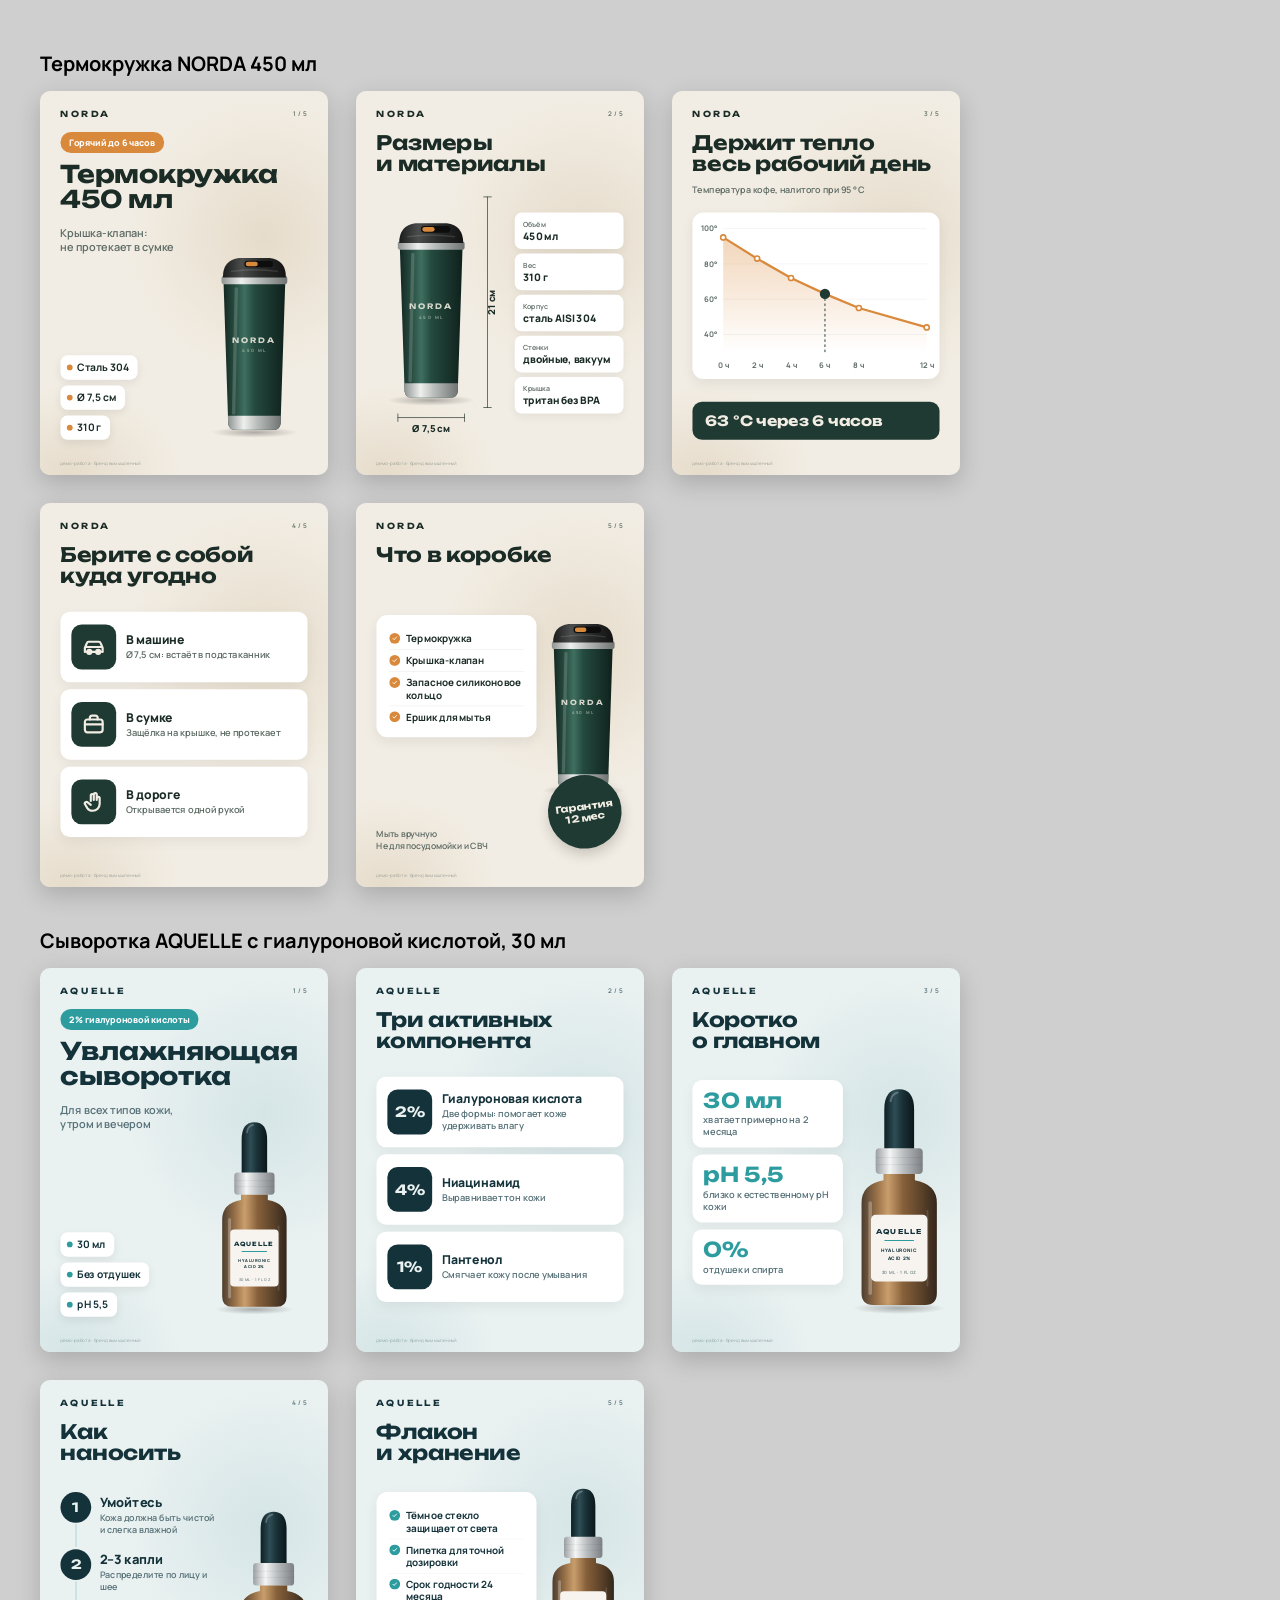
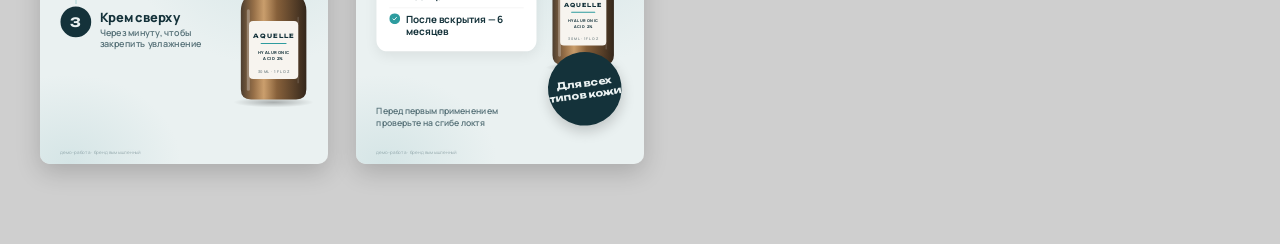
<file: cards/slides.html>
<!DOCTYPE html>
<html lang="ru">
<head>
<meta charset="utf-8">
<meta name="viewport" content="width=device-width, initial-scale=1">
<title>Шаблон слайдов карточки товара</title>
<!--
  Шаблон слайдов для карточек WB / Ozon.
  Один слайд:  slides.html?p=norda&s=1          (900x1200, для Ozon рендер с масштабом 4/3 -> 1200x1600)
  Все слайды:  slides.html?p=norda              (контактный лист для проверки)
  Данные товаров лежат в products.js. Типы слайдов: cover, specs, chart, grid3, facts, steps, box.
  Вместо векторного рисунка можно подставить фото: поле photo: "img/norda.png" (PNG без фона).
-->
<link rel="stylesheet" href="fonts.css">
<style>
*{box-sizing:border-box;margin:0;padding:0}
html,body{background:#d9d9d9}
body{font-family:'Manrope',system-ui,sans-serif;-webkit-font-smoothing:antialiased}

/* ---------- слайд 900x1200 ---------- */
.slide{
  --pad:64px;
  width:900px;height:1200px;position:relative;overflow:hidden;
  background:var(--bg);color:var(--ink);
}
.slide .glow{position:absolute;inset:0;pointer-events:none;
  background:
    radial-gradient(620px 620px at 78% 38%, var(--bg2), transparent 70%),
    radial-gradient(500px 400px at 10% 100%, var(--bg2), transparent 70%);}
.brand{position:absolute;top:54px;left:var(--pad);font-family:'Unbounded',sans-serif;font-weight:700;
  font-size:26px;letter-spacing:.28em;color:var(--ink)}
.idx{position:absolute;top:58px;right:var(--pad);font-size:20px;font-weight:600;color:var(--muted);letter-spacing:.1em}
.demo{position:absolute;left:var(--pad);bottom:26px;font-size:14px;color:var(--muted);opacity:.55;letter-spacing:.04em}
h1,h2{font-family:'Unbounded',sans-serif;font-weight:700;letter-spacing:-.01em;white-space:pre-line}
h2{position:absolute;top:128px;left:var(--pad);right:var(--pad);font-size:62px;line-height:1.08}
.art{position:absolute}
.art svg,.art img{width:100%;height:100%;display:block}

/* cover */
.cover .badge{position:absolute;top:128px;left:var(--pad);background:var(--accent);color:#fff;
  font-weight:800;font-size:28px;padding:14px 28px;border-radius:999px}
.cover h1{position:absolute;top:220px;left:var(--pad);font-size:76px;line-height:1.04;z-index:2}
.cover .sub{position:absolute;top:420px;left:var(--pad);font-size:34px;line-height:1.3;font-weight:600;
  color:var(--muted);white-space:pre-line;z-index:2}
.cover .art{right:20px;bottom:110px;width:420px;height:650px}
.cover .chips{position:absolute;left:var(--pad);bottom:110px;display:flex;flex-direction:column;gap:18px;z-index:2}
.chip{display:inline-flex;align-self:flex-start;align-items:center;gap:14px;background:#fff;color:var(--ink);
  font-size:32px;font-weight:700;padding:16px 28px 16px 20px;border-radius:22px;
  box-shadow:0 10px 30px rgba(0,0,0,.08)}
.chip::before{content:"";width:18px;height:18px;border-radius:50%;background:var(--accent);flex:none}

/* specs */
.specs .art{left:70px;top:330px;width:330px;height:660px}
.specs .dim{position:absolute;font-weight:800;font-size:30px;color:var(--ink)}
.specs .dim-v{left:410px;top:330px;height:660px;width:2px;background:var(--ink)}
.specs .dim-v::before,.specs .dim-v::after{content:"";position:absolute;left:-12px;width:26px;height:2px;background:var(--ink)}
.specs .dim-v::before{top:0}.specs .dim-v::after{bottom:0}
.specs .dim-v span{position:absolute;left:22px;top:50%;transform:translate(-50%,-50%) rotate(-90deg) translateY(-50%);transform-origin:center;white-space:nowrap;left:34px}
.specs .dim-h{left:130px;top:1020px;width:210px;height:2px;background:var(--ink)}
.specs .dim-h::before,.specs .dim-h::after{content:"";position:absolute;top:-12px;width:2px;height:26px;background:var(--ink)}
.specs .dim-h::before{left:0}.specs .dim-h::after{right:0}
.specs .dim-h span{position:absolute;top:14px;left:50%;transform:translateX(-50%);white-space:nowrap}
.specs .table{position:absolute;right:var(--pad);top:380px;width:340px;display:flex;flex-direction:column;gap:14px}
.specs .row{background:#fff;border-radius:22px;padding:22px 26px;box-shadow:0 10px 30px rgba(0,0,0,.06)}
.specs .row small{display:block;font-size:22px;font-weight:600;color:var(--muted)}
.specs .row b{display:block;font-size:32px;font-weight:800;line-height:1.2;margin-top:2px}

/* chart */
.chart .sub{position:absolute;top:290px;left:var(--pad);font-size:28px;font-weight:600;color:var(--muted)}
.chart .plot{position:absolute;left:var(--pad);right:var(--pad);top:380px;height:520px;background:#fff;border-radius:34px;
  box-shadow:0 14px 40px rgba(0,0,0,.07)}
.chart .plot svg{width:100%;height:100%}
.chart .callout{position:absolute;left:var(--pad);right:var(--pad);bottom:110px;background:var(--deep);color:var(--onDeep);
  border-radius:30px;padding:34px 40px;font-family:'Unbounded',sans-serif;font-weight:700;font-size:44px;line-height:1.15}
.chart .art{right:40px;bottom:250px;width:0;height:0}

/* grid3 */
.grid3 .list{position:absolute;left:var(--pad);right:var(--pad);top:340px;display:flex;flex-direction:column;gap:22px}
.grid3 .item{display:flex;align-items:center;gap:30px;background:#fff;border-radius:30px;padding:30px 34px;min-height:220px;
  box-shadow:0 14px 40px rgba(0,0,0,.06)}
.grid3 .ico{flex:none;width:140px;height:140px;border-radius:32px;background:var(--deep);color:var(--onDeep);
  display:grid;place-items:center}
.grid3 .ico svg{width:74px;height:74px;stroke:currentColor;fill:none;stroke-width:2.2;stroke-linecap:round;stroke-linejoin:round}
.grid3 .ico.big{font-family:'Unbounded',sans-serif;font-weight:700;font-size:44px;color:var(--onDeep)}
.grid3 .item h3{font-size:38px;font-weight:800;line-height:1.1}
.grid3 .item p{font-size:29px;font-weight:600;color:var(--muted);line-height:1.3;margin-top:8px}
.grid3 .art{right:-60px;bottom:-40px;width:0;height:0}

/* facts */
.facts .list{position:absolute;left:var(--pad);top:350px;width:470px;display:flex;flex-direction:column;gap:22px}
.facts .fact{background:#fff;border-radius:30px;padding:30px 34px;box-shadow:0 14px 40px rgba(0,0,0,.06)}
.facts .fact b{display:block;font-family:'Unbounded',sans-serif;font-weight:700;font-size:64px;line-height:1;color:var(--accent)}
.facts .fact span{display:block;font-size:29px;font-weight:600;color:var(--muted);margin-top:12px;line-height:1.3}
.facts .art{right:0;top:330px;width:380px;height:760px}

/* steps */
.steps .list{position:absolute;left:var(--pad);top:350px;width:500px;display:flex;flex-direction:column;gap:0}
.steps .step{display:grid;grid-template-columns:96px 1fr;gap:26px;padding-bottom:44px;position:relative}
.steps .step:not(:last-child)::after{content:"";position:absolute;left:47px;top:100px;bottom:8px;width:3px;background:var(--accent);opacity:.35}
.steps .num{width:96px;height:96px;border-radius:50%;background:var(--deep);color:var(--onDeep);display:grid;place-items:center;
  font-family:'Unbounded',sans-serif;font-weight:700;font-size:40px}
.steps h3{font-size:40px;font-weight:800;line-height:1.1;margin-top:10px}
.steps p{font-size:28px;font-weight:600;color:var(--muted);line-height:1.3;margin-top:8px}
.steps .art{right:10px;top:330px;width:320px;height:740px}
.steps .when{position:absolute;left:var(--pad);bottom:110px;background:var(--deep);color:var(--onDeep);border-radius:24px;
  padding:22px 30px;font-size:30px;font-weight:700}

/* box */
.box .panel{position:absolute;left:var(--pad);top:350px;width:500px;background:#fff;border-radius:34px;padding:40px 40px 30px;
  box-shadow:0 14px 40px rgba(0,0,0,.07)}
.box .panel li{list-style:none;display:flex;gap:18px;align-items:flex-start;font-size:31px;font-weight:700;line-height:1.25;padding:14px 0;
  border-bottom:2px solid rgba(0,0,0,.06)}
.box .panel li:last-child{border-bottom:0}
.box .panel li::before{content:"";flex:none;width:34px;height:34px;margin-top:2px;border-radius:50%;background:var(--accent) url("data:image/svg+xml,%3Csvg xmlns='http://www.w3.org/2000/svg' viewBox='0 0 24 24'%3E%3Cpath d='M6 12.5l4 4 8-9' fill='none' stroke='white' stroke-width='3' stroke-linecap='round' stroke-linejoin='round'/%3E%3C/svg%3E") center/22px no-repeat}
.box .notes{position:absolute;left:var(--pad);bottom:110px;width:500px;font-size:27px;font-weight:600;color:var(--muted);line-height:1.35}
.box .seal{position:absolute;right:70px;bottom:120px;width:230px;height:230px;border-radius:50%;background:var(--deep);color:var(--onDeep);
  display:grid;place-items:center;text-align:center;font-family:'Unbounded',sans-serif;font-weight:700;font-size:30px;line-height:1.2;
  white-space:pre-line;transform:rotate(-8deg);box-shadow:0 18px 40px rgba(0,0,0,.18);z-index:3}
.box .art{right:40px;top:300px;width:300px;height:620px}

/* ---------- контактный лист ---------- */
body.sheet{padding:40px;background:#cfcfcf}
.sheet-grid{display:flex;flex-wrap:wrap;gap:28px}
.sheet-cell{width:calc(900px * .32);height:calc(1200px * .32);overflow:hidden;border-radius:10px;box-shadow:0 8px 24px rgba(0,0,0,.18)}
.sheet-cell .slide{transform:scale(.32);transform-origin:0 0}
</style>
<script src="products.js"></script>
</head>
<body>
<div id="root"></div>
<script>
/* ---------- векторные рисунки товаров ---------- */
let uid = 0;
function mugSVG(t){
  const i = ++uid;
  return `<svg viewBox="0 0 300 620" xmlns="http://www.w3.org/2000/svg">
  <defs>
    <linearGradient id="mb${i}" x1="0" x2="1">
      <stop offset="0" stop-color="#132822"/><stop offset=".22" stop-color="#2c5447"/>
      <stop offset=".34" stop-color="#3f6f60"/><stop offset=".5" stop-color="#244a3e"/>
      <stop offset="1" stop-color="#0f211c"/></linearGradient>
    <linearGradient id="ms${i}" x1="0" x2="1">
      <stop offset="0" stop-color="#8e9391"/><stop offset=".3" stop-color="#eef0ee"/>
      <stop offset=".55" stop-color="#b9bdbb"/><stop offset="1" stop-color="#6f7472"/></linearGradient>
    <linearGradient id="ml${i}" x1="0" x2="1">
      <stop offset="0" stop-color="#1b1d1c"/><stop offset=".3" stop-color="#4a4d4b"/>
      <stop offset=".6" stop-color="#2a2c2b"/><stop offset="1" stop-color="#121312"/></linearGradient>
    <radialGradient id="msh${i}"><stop offset="0" stop-color="#000" stop-opacity=".28"/><stop offset="1" stop-color="#000" stop-opacity="0"/></radialGradient>
  </defs>
  <ellipse cx="150" cy="598" rx="130" ry="16" fill="url(#msh${i})"/>
  <!-- корпус -->
  <path d="M58 150 H242 L228 572 Q226 590 208 590 H92 Q74 590 72 572 Z" fill="url(#mb${i})"/>
  <!-- нижнее стальное кольцо -->
  <path d="M71 548 H229 L228 572 Q226 590 208 590 H92 Q74 590 72 572 Z" fill="url(#ms${i})"/>
  <!-- блик -->
  <path d="M96 170 L88 540" stroke="#fff" stroke-opacity=".16" stroke-width="10" stroke-linecap="round"/>
  <!-- логотип -->
  <text x="150" y="330" text-anchor="middle" font-family="Unbounded,sans-serif" font-weight="700" font-size="22" letter-spacing="6" fill="${t.onDeep}" fill-opacity=".85">NORDA</text>
  <text x="150" y="358" text-anchor="middle" font-family="Manrope,sans-serif" font-weight="700" font-size="13" letter-spacing="4" fill="${t.onDeep}" fill-opacity=".55">450 ML</text>
  <!-- стальной ободок под крышкой -->
  <rect x="52" y="132" width="196" height="24" rx="6" fill="url(#ms${i})"/>
  <!-- крышка -->
  <path d="M56 136 Q56 84 104 78 H196 Q244 84 244 136 Z" fill="url(#ml${i})"/>
  <rect x="120" y="86" width="86" height="20" rx="10" fill="#0c0d0c"/>
  <rect x="124" y="89" width="36" height="14" rx="7" fill="${t.accent}"/>
  <path d="M80 118 Q150 108 220 118" stroke="#fff" stroke-opacity=".12" stroke-width="4" fill="none"/>
</svg>`;
}
function serumSVG(t){
  const i = ++uid;
  return `<svg viewBox="0 0 300 620" xmlns="http://www.w3.org/2000/svg">
  <defs>
    <linearGradient id="sg${i}" x1="0" x2="1">
      <stop offset="0" stop-color="#3b2a1a" stop-opacity=".9"/><stop offset=".2" stop-color="#8a5a2b" stop-opacity=".85"/>
      <stop offset=".35" stop-color="#c38a4c" stop-opacity=".8"/><stop offset=".55" stop-color="#7a4d22" stop-opacity=".88"/>
      <stop offset="1" stop-color="#2a1c10" stop-opacity=".95"/></linearGradient>
    <linearGradient id="sc${i}" x1="0" x2="1">
      <stop offset="0" stop-color="#9b9fa1"/><stop offset=".3" stop-color="#f4f5f5"/>
      <stop offset=".6" stop-color="#b8bcbe"/><stop offset="1" stop-color="#7c8083"/></linearGradient>
    <linearGradient id="sb${i}" x1="0" x2="1">
      <stop offset="0" stop-color="#0d1f24"/><stop offset=".35" stop-color="#2f4d55"/>
      <stop offset=".6" stop-color="#1a3238"/><stop offset="1" stop-color="#0a171a"/></linearGradient>
    <radialGradient id="ssh${i}"><stop offset="0" stop-color="#000" stop-opacity=".28"/><stop offset="1" stop-color="#000" stop-opacity="0"/></radialGradient>
  </defs>
  <ellipse cx="150" cy="598" rx="118" ry="15" fill="url(#ssh${i})"/>
  <!-- груша пипетки -->
  <path d="M112 196 V92 Q112 40 150 40 Q188 40 188 92 V196 Z" fill="url(#sb${i})"/>
  <path d="M128 70 Q130 52 146 48" stroke="#fff" stroke-opacity=".25" stroke-width="5" fill="none" stroke-linecap="round"/>
  <!-- кольцо -->
  <rect x="90" y="190" width="120" height="66" rx="10" fill="url(#sc${i})"/>
  <path d="M90 214 H210 M90 232 H210" stroke="#000" stroke-opacity=".08" stroke-width="2"/>
  <!-- флакон -->
  <path d="M110 256 H190 V272 Q246 282 246 330 V560 Q246 590 216 590 H84 Q54 590 54 560 V330 Q54 282 110 272 Z" fill="url(#sg${i})"/>
  <path d="M76 330 V560" stroke="#fff" stroke-opacity=".28" stroke-width="9" stroke-linecap="round"/>
  <path d="M222 350 V540" stroke="#fff" stroke-opacity=".12" stroke-width="5" stroke-linecap="round"/>
  <!-- этикетка -->
  <rect x="78" y="360" width="144" height="170" rx="12" fill="#f7f4ef"/>
  <text x="150" y="410" text-anchor="middle" font-family="Unbounded,sans-serif" font-weight="700" font-size="17" letter-spacing="3" fill="${t.ink}">AQUELLE</text>
  <rect x="112" y="424" width="76" height="3" rx="1.5" fill="${t.accent}"/>
  <text x="150" y="456" text-anchor="middle" font-family="Manrope,sans-serif" font-weight="800" font-size="12" letter-spacing="1.5" fill="${t.ink}">HYALURONIC</text>
  <text x="150" y="474" text-anchor="middle" font-family="Manrope,sans-serif" font-weight="800" font-size="12" letter-spacing="1.5" fill="${t.ink}">ACID 2%</text>
  <text x="150" y="512" text-anchor="middle" font-family="Manrope,sans-serif" font-weight="600" font-size="11" letter-spacing="1" fill="${t.ink}" fill-opacity=".6">30 ML · 1 FL OZ</text>
</svg>`;
}
function artHTML(p){
  if (p.photo) return `<img src="${p.photo}" alt="${p.name}">`;
  return p.art === "mug" ? mugSVG(p.theme) : serumSVG(p.theme);
}

/* ---------- иконки ---------- */
const ICONS = {
  car:  '<svg viewBox="0 0 24 24"><path d="M5 17h14M3 17v-4l2-5a2 2 0 0 1 2-1.3h10A2 2 0 0 1 19 8l2 5v4"/><circle cx="7.5" cy="17" r="2"/><circle cx="16.5" cy="17" r="2"/><path d="M4 12h16"/></svg>',
  bag:  '<svg viewBox="0 0 24 24"><rect x="3" y="7" width="18" height="13" rx="2.5"/><path d="M8 7V5.5A2.5 2.5 0 0 1 10.5 3h3A2.5 2.5 0 0 1 16 5.5V7M3 12h18"/></svg>',
  hand: '<svg viewBox="0 0 24 24"><path d="M9 11V5.5a1.5 1.5 0 0 1 3 0V10m0-1V4.5a1.5 1.5 0 0 1 3 0V10m0-1.5a1.5 1.5 0 0 1 3 0V14a7 7 0 0 1-7 7h-.5a6 6 0 0 1-5-2.7L3.3 14.6a1.6 1.6 0 0 1 2.5-2L9 15"/></svg>'
};

/* ---------- слайды ---------- */
const esc = s => String(s).replace(/&/g,"&amp;").replace(/</g,"&lt;");
function chartSVG(s, t){
  const W=772, H=520, L=96, R=40, T=50, B=84;
  const xs = s.points.map(p=>p[0]), ys = s.points.map(p=>p[1]);
  const xmax = Math.max(...xs), ymin = 30, ymax = 100;
  const X = x => L + (W-L-R) * x / xmax, Y = y => T + (H-T-B) * (1 - (y-ymin)/(ymax-ymin));
  const pts = s.points.map(p=>`${X(p[0])},${Y(p[1])}`).join(" ");
  const area = `M${X(xs[0])},${Y(ymin)} L${pts.replace(/ /g," L")} L${X(xmax)},${Y(ymin)} Z`;
  let grid = "";
  for (let y=40; y<=100; y+=20) grid += `<line x1="${L}" x2="${W-R}" y1="${Y(y)}" y2="${Y(y)}" stroke="${t.ink}" stroke-opacity=".08" stroke-width="2"/>
    <text x="${L-18}" y="${Y(y)+9}" text-anchor="end" font-size="24" font-weight="700" fill="${t.muted}">${y}°</text>`;
  const xl = s.points.map(p=>`<text x="${X(p[0])}" y="${H-34}" text-anchor="middle" font-size="24" font-weight="700" fill="${t.muted}">${p[0]} ${s.xunit}</text>`).join("");
  const m = s.points[s.mark];
  return `<svg viewBox="0 0 ${W} ${H}" font-family="Manrope,sans-serif">
    <defs><linearGradient id="ca" x1="0" y1="0" x2="0" y2="1"><stop offset="0" stop-color="${t.accent}" stop-opacity=".35"/><stop offset="1" stop-color="${t.accent}" stop-opacity="0"/></linearGradient></defs>
    ${grid}${xl}
    <path d="${area}" fill="url(#ca)"/>
    <polyline points="${pts}" fill="none" stroke="${t.accent}" stroke-width="7" stroke-linejoin="round" stroke-linecap="round"/>
    ${s.points.map(p=>`<circle cx="${X(p[0])}" cy="${Y(p[1])}" r="8" fill="#fff" stroke="${t.accent}" stroke-width="5"/>`).join("")}
    <line x1="${X(m[0])}" x2="${X(m[0])}" y1="${Y(m[1])+14}" y2="${Y(ymin)}" stroke="${t.deep}" stroke-width="3" stroke-dasharray="8 8"/>
    <circle cx="${X(m[0])}" cy="${Y(m[1])}" r="16" fill="${t.deep}"/>
  </svg>`;
}

function slideHTML(p, s, n, total){
  const t = p.theme;
  const vars = Object.entries(t).map(([k,v])=>`--${k}:${v}`).join(";");
  let inner = "";
  switch (s.type){
    case "cover":
      inner = `<div class="badge">${esc(s.badge)}</div><h1>${esc(s.title)}</h1><div class="sub">${esc(s.sub)}</div>
        <div class="art">${artHTML(p)}</div>
        <div class="chips">${s.chips.map(c=>`<span class="chip">${esc(c)}</span>`).join("")}</div>`; break;
    case "specs":
      inner = `<h2>${esc(s.title)}</h2><div class="art">${artHTML(p)}</div>
        <div class="dim dim-v"><span>${esc(s.dims.h)}</span></div><div class="dim dim-h"><span>Ø ${esc(s.dims.w)}</span></div>
        <div class="table">${s.rows.map(r=>`<div class="row"><small>${esc(r[0])}</small><b>${esc(r[1])}</b></div>`).join("")}</div>`; break;
    case "chart":
      inner = `<h2>${esc(s.title)}</h2><div class="sub">${esc(s.sub)}</div>
        <div class="plot">${chartSVG(s,t)}</div><div class="callout">${esc(s.markText)}</div>`; break;
    case "grid3":
      inner = `<h2>${esc(s.title)}</h2><div class="list">${s.items.map(it=>`
        <div class="item"><div class="ico${it.big?' big':''}">${it.big?esc(it.big):ICONS[it.icon]}</div>
        <div><h3>${esc(it.head)}</h3><p>${esc(it.text)}</p></div></div>`).join("")}</div>`; break;
    case "facts":
      inner = `<h2>${esc(s.title)}</h2><div class="list">${s.items.map(it=>`
        <div class="fact"><b>${esc(it.big)}</b><span>${esc(it.text)}</span></div>`).join("")}</div>
        <div class="art">${artHTML(p)}</div>`; break;
    case "steps":
      inner = `<h2>${esc(s.title)}</h2><div class="list">${s.items.map((it,k)=>`
        <div class="step"><div class="num">${k+1}</div><div><h3>${esc(it.head)}</h3><p>${esc(it.text)}</p></div></div>`).join("")}</div>
        <div class="art">${artHTML(p)}</div>`; break;
    case "box":
      inner = `<h2>${esc(s.title)}</h2><ul class="panel">${s.items.map(it=>`<li>${esc(it)}</li>`).join("")}</ul>
        <div class="art">${artHTML(p)}</div><div class="seal">${esc(s.seal)}</div>
        <div class="notes">${s.notes.map(esc).join("<br>")}</div>`; break;
  }
  const brand = p.art === "mug" ? "NORDA" : "AQUELLE";
  return `<div class="slide ${s.type}" style="${vars}"><div class="glow"></div>
    <div class="brand">${brand}</div><div class="idx">${n} / ${total}</div>${inner}
    <div class="demo">демо-работа · бренд вымышленный</div></div>`;
}

/* ---------- запуск ---------- */
const q = new URLSearchParams(location.search);
const key = q.get("p") || "norda", p = window.PRODUCTS[key];
const root = document.getElementById("root");
if (q.get("s")){
  const n = +q.get("s");
  root.innerHTML = slideHTML(p, p.slides[n-1], n, p.slides.length);
} else {
  document.body.classList.add("sheet");
  const keys = q.get("p") ? [key] : Object.keys(window.PRODUCTS);
  root.innerHTML = keys.map(k=>{
    const pp = window.PRODUCTS[k];
    return `<h3 style="font:700 20px Manrope;margin:10px 0 14px">${esc(pp.name)}</h3><div class="sheet-grid" style="margin-bottom:40px">${
      pp.slides.map((s,i)=>`<div class="sheet-cell">${slideHTML(pp,s,i+1,pp.slides.length)}</div>`).join("")}</div>`;
  }).join("");
}
document.fonts.ready.then(()=>document.body.dataset.ready="1");
</script>
</body>
</html>
</file>
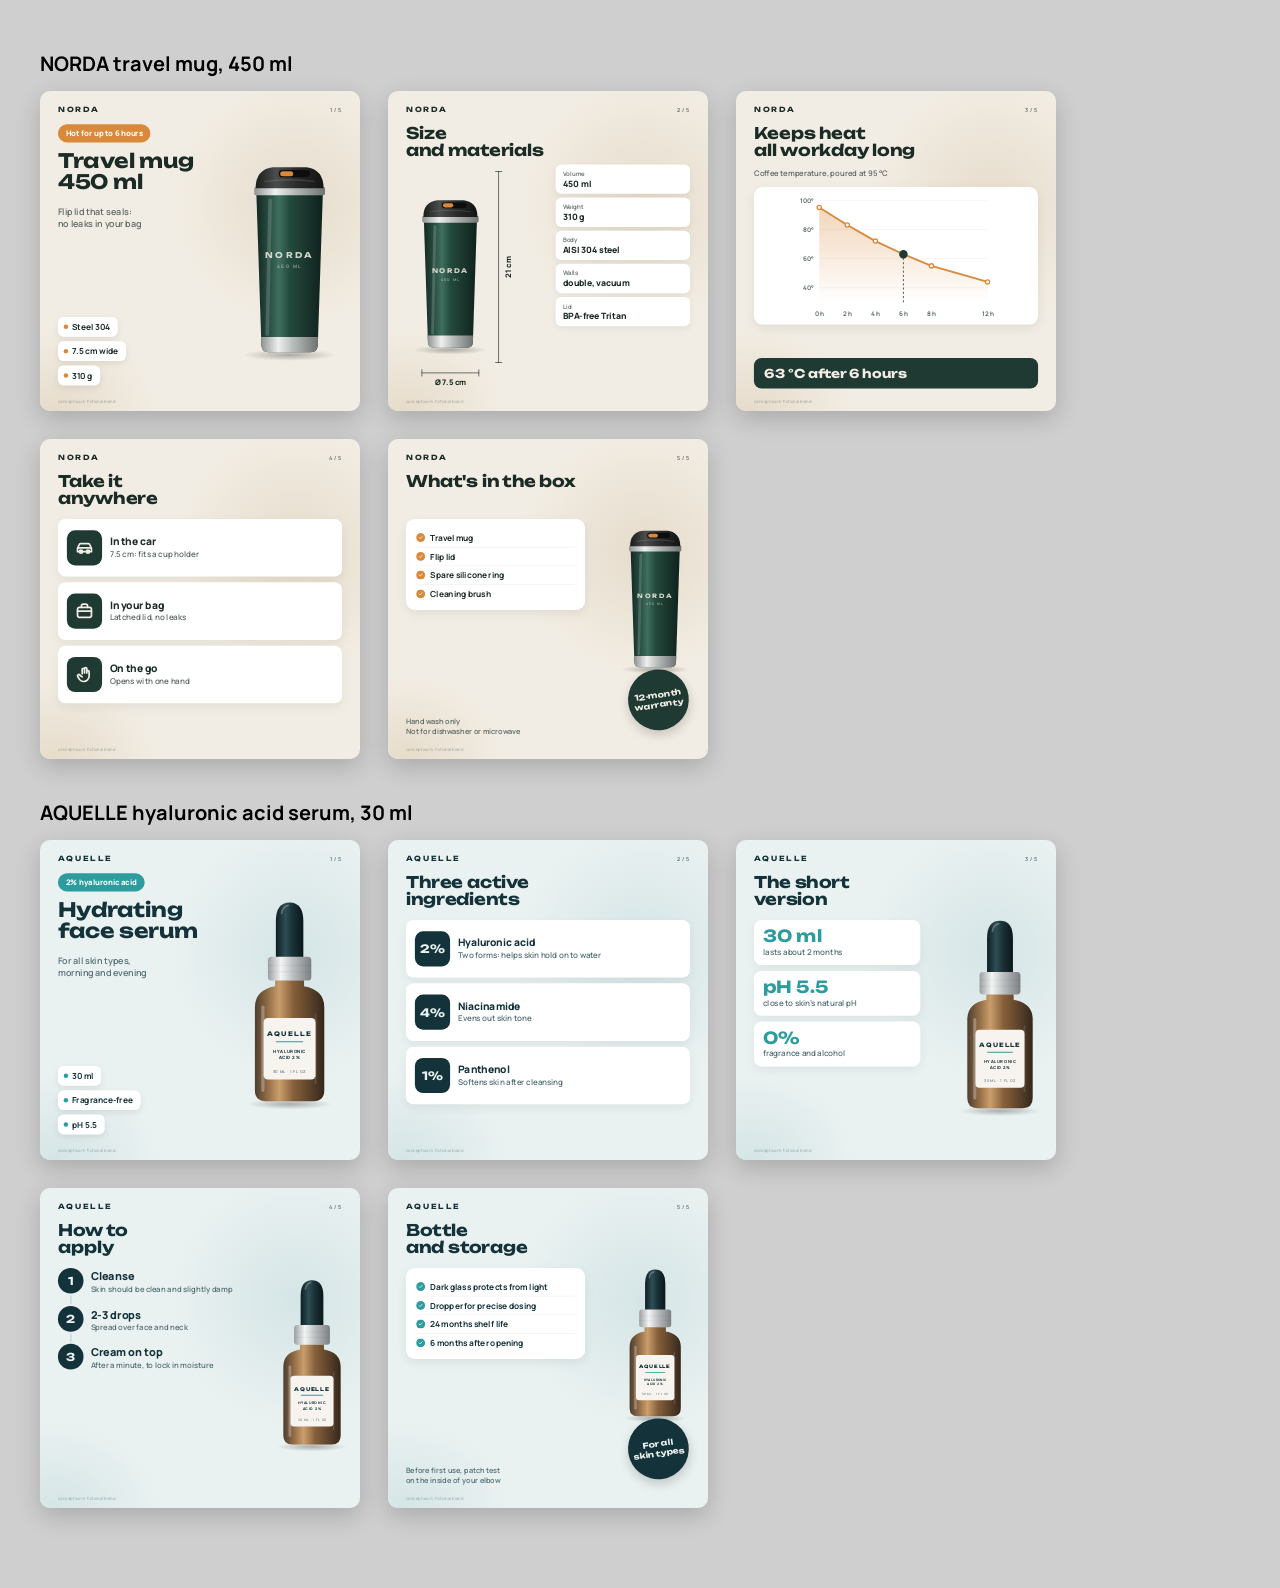
<file: en/cards/slides-square.html>
<!DOCTYPE html>
<html lang="ru">
<head>
<meta charset="utf-8">
<meta name="viewport" content="width=device-width, initial-scale=1">
<title>Product slide template</title>
<!--
  Шаблон слайдов для карточек WB / Ozon.
  Один слайд:  slides.html?p=norda&s=1          (900x1200, для Ozon рендер с масштабом 4/3 -> 1200x1600)
  Все слайды:  slides.html?p=norda              (контактный лист для проверки)
  Данные товаров лежат в products.js. Типы слайдов: cover, specs, chart, grid3, facts, steps, box.
  Вместо векторного рисунка можно подставить фото: поле photo: "img/norda.png" (PNG без фона).
-->
<link rel="stylesheet" href="fonts.css">
<style>
*{box-sizing:border-box;margin:0;padding:0}
html,body{background:#d9d9d9}
body{font-family:'Manrope',system-ui,sans-serif;-webkit-font-smoothing:antialiased}

/* ---------- слайд 1000x1000 (квадрат, рендер x2 -> 2000x2000) ---------- */
.slide{
  --pad:56px;
  width:1000px;height:1000px;position:relative;overflow:hidden;
  background:var(--bg);color:var(--ink);
}
.slide .glow{position:absolute;inset:0;pointer-events:none;
  background:
    radial-gradient(560px 560px at 80% 35%, var(--bg2), transparent 70%),
    radial-gradient(460px 380px at 5% 100%, var(--bg2), transparent 70%);}
.brand{position:absolute;top:44px;left:var(--pad);font-family:'Unbounded',sans-serif;font-weight:700;
  font-size:22px;letter-spacing:.28em;color:var(--ink)}
.idx{position:absolute;top:47px;right:var(--pad);font-size:17px;font-weight:600;color:var(--muted);letter-spacing:.1em}
.demo{position:absolute;left:var(--pad);bottom:22px;font-size:13px;color:var(--muted);opacity:.55}
h1,h2{font-family:'Unbounded',sans-serif;font-weight:700;letter-spacing:-.01em;white-space:pre-line}
h2{position:absolute;top:104px;left:var(--pad);width:540px;font-size:50px;line-height:1.08}
.art{position:absolute}
.art svg,.art img{width:100%;height:100%;display:block}

/* cover */
.cover .badge{position:absolute;top:104px;left:var(--pad);background:var(--accent);color:#fff;
  font-weight:800;font-size:24px;padding:12px 24px;border-radius:999px}
.cover h1{position:absolute;top:184px;left:var(--pad);width:520px;font-size:62px;line-height:1.05;z-index:2}
.cover .sub{position:absolute;top:360px;left:var(--pad);width:480px;font-size:28px;line-height:1.3;font-weight:600;
  color:var(--muted);white-space:pre-line;z-index:2}
.cover .art{right:30px;top:150px;width:380px;height:700px}
.cover .chips{position:absolute;left:var(--pad);bottom:80px;display:flex;flex-direction:column;gap:14px;z-index:2}
.chip{display:inline-flex;align-self:flex-start;align-items:center;gap:12px;background:#fff;color:var(--ink);
  font-size:26px;font-weight:700;padding:13px 24px 13px 18px;border-radius:18px;
  box-shadow:0 8px 24px rgba(0,0,0,.08)}
.chip::before{content:"";width:14px;height:14px;border-radius:50%;background:var(--accent);flex:none}

/* specs */
.specs .art{left:60px;top:250px;width:270px;height:600px}
.specs .dim{position:absolute;font-weight:800;font-size:24px;color:var(--ink)}
.specs .dim-v{left:345px;top:250px;height:600px;width:2px;background:var(--ink)}
.specs .dim-v::before,.specs .dim-v::after{content:"";position:absolute;left:-10px;width:22px;height:2px;background:var(--ink)}
.specs .dim-v::before{top:0}.specs .dim-v::after{bottom:0}
.specs .dim-v span{position:absolute;left:30px;top:50%;transform:translate(-50%,-50%) rotate(-90deg);white-space:nowrap}
.specs .dim-h{left:105px;top:880px;width:180px;height:2px;background:var(--ink)}
.specs .dim-h::before,.specs .dim-h::after{content:"";position:absolute;top:-10px;width:2px;height:22px;background:var(--ink)}
.specs .dim-h::before{left:0}.specs .dim-h::after{right:0}
.specs .dim-h span{position:absolute;top:12px;left:50%;transform:translateX(-50%);white-space:nowrap}
.specs .table{position:absolute;right:var(--pad);top:230px;width:420px;display:flex;flex-direction:column;gap:12px}
.specs .row{background:#fff;border-radius:18px;padding:16px 22px;box-shadow:0 8px 24px rgba(0,0,0,.06)}
.specs .row small{display:block;font-size:19px;font-weight:600;color:var(--muted)}
.specs .row b{display:block;font-size:27px;font-weight:800;line-height:1.2;margin-top:1px}

/* chart */
.chart h2{width:600px}
.chart .sub{position:absolute;top:240px;left:var(--pad);font-size:24px;font-weight:600;color:var(--muted)}
.chart .plot{position:absolute;left:var(--pad);right:var(--pad);top:300px;height:430px;background:#fff;border-radius:28px;
  box-shadow:0 12px 32px rgba(0,0,0,.07)}
.chart .plot svg{width:100%;height:100%}
.chart .callout{position:absolute;left:var(--pad);right:var(--pad);bottom:70px;background:var(--deep);color:var(--onDeep);
  border-radius:24px;padding:26px 32px;font-family:'Unbounded',sans-serif;font-weight:700;font-size:38px;line-height:1.15}
.chart .art{width:0;height:0}

/* grid3 */
.grid3 .list{position:absolute;left:var(--pad);right:var(--pad);top:250px;display:flex;flex-direction:column;gap:18px}
.grid3 .item{display:flex;align-items:center;gap:24px;background:#fff;border-radius:24px;padding:24px 28px;min-height:180px;
  box-shadow:0 12px 32px rgba(0,0,0,.06)}
.grid3 .ico{flex:none;width:110px;height:110px;border-radius:26px;background:var(--deep);color:var(--onDeep);
  display:grid;place-items:center}
.grid3 .ico svg{width:58px;height:58px;stroke:currentColor;fill:none;stroke-width:2.2;stroke-linecap:round;stroke-linejoin:round}
.grid3 .ico.big{font-family:'Unbounded',sans-serif;font-weight:700;font-size:36px;color:var(--onDeep)}
.grid3 .item h3{font-size:32px;font-weight:800;line-height:1.1}
.grid3 .item p{font-size:25px;font-weight:600;color:var(--muted);line-height:1.3;margin-top:6px}
.grid3 .art{width:0;height:0}

/* facts */
.facts .list{position:absolute;left:var(--pad);top:250px;width:520px;display:flex;flex-direction:column;gap:18px}
.facts .fact{background:#fff;border-radius:24px;padding:24px 28px;box-shadow:0 12px 32px rgba(0,0,0,.06)}
.facts .fact b{display:block;font-family:'Unbounded',sans-serif;font-weight:700;font-size:52px;line-height:1;color:var(--accent)}
.facts .fact span{display:block;font-size:25px;font-weight:600;color:var(--muted);margin-top:8px;line-height:1.3}
.facts .art{right:10px;top:210px;width:330px;height:660px}

/* steps */
.steps .list{position:absolute;left:var(--pad);top:250px;width:560px;display:flex;flex-direction:column;gap:0}
.steps .step{display:grid;grid-template-columns:80px 1fr;gap:22px;padding-bottom:36px;position:relative}
.steps .step:not(:last-child)::after{content:"";position:absolute;left:39px;top:86px;bottom:6px;width:3px;background:var(--accent);opacity:.35}
.steps .num{width:80px;height:80px;border-radius:50%;background:var(--deep);color:var(--onDeep);display:grid;place-items:center;
  font-family:'Unbounded',sans-serif;font-weight:700;font-size:34px}
.steps h3{font-size:34px;font-weight:800;line-height:1.1;margin-top:8px}
.steps p{font-size:24px;font-weight:600;color:var(--muted);line-height:1.3;margin-top:6px}
.steps .art{right:10px;top:230px;width:280px;height:620px}
.steps .when{display:none}

/* box */
.box .panel{position:absolute;left:var(--pad);top:250px;width:560px;background:#fff;border-radius:28px;padding:30px 32px 22px;
  box-shadow:0 12px 32px rgba(0,0,0,.07)}
.box .panel li{list-style:none;display:flex;gap:16px;align-items:flex-start;font-size:26px;font-weight:700;line-height:1.25;padding:12px 0;
  border-bottom:2px solid rgba(0,0,0,.06)}
.box .panel li:last-child{border-bottom:0}
.box .panel li::before{content:"";flex:none;width:28px;height:28px;margin-top:2px;border-radius:50%;background:var(--accent) url("data:image/svg+xml,%3Csvg xmlns='http://www.w3.org/2000/svg' viewBox='0 0 24 24'%3E%3Cpath d='M6 12.5l4 4 8-9' fill='none' stroke='white' stroke-width='3' stroke-linecap='round' stroke-linejoin='round'/%3E%3C/svg%3E") center/18px no-repeat}
.box .notes{position:absolute;left:var(--pad);bottom:70px;width:520px;font-size:23px;font-weight:600;color:var(--muted);line-height:1.35}
.box .seal{position:absolute;right:60px;bottom:90px;width:190px;height:190px;border-radius:50%;background:var(--deep);color:var(--onDeep);
  display:grid;place-items:center;text-align:center;font-family:'Unbounded',sans-serif;font-weight:700;font-size:25px;line-height:1.2;
  white-space:pre-line;transform:rotate(-8deg);box-shadow:0 14px 32px rgba(0,0,0,.18);z-index:3}
.box .art{right:40px;top:220px;width:250px;height:520px}

/* ---------- контактный лист ---------- */
body.sheet{padding:40px;background:#cfcfcf}
.sheet-grid{display:flex;flex-wrap:wrap;gap:28px}
.sheet-cell{width:calc(1000px * .32);height:calc(1000px * .32);overflow:hidden;border-radius:10px;box-shadow:0 8px 24px rgba(0,0,0,.18)}
.sheet-cell .slide{transform:scale(.32);transform-origin:0 0}
</style>
<script src="products.js"></script>
</head>
<body>
<div id="root"></div>
<script>
/* ---------- векторные рисунки товаров ---------- */
let uid = 0;
function mugSVG(t){
  const i = ++uid;
  return `<svg viewBox="0 0 300 620" xmlns="http://www.w3.org/2000/svg">
  <defs>
    <linearGradient id="mb${i}" x1="0" x2="1">
      <stop offset="0" stop-color="#132822"/><stop offset=".22" stop-color="#2c5447"/>
      <stop offset=".34" stop-color="#3f6f60"/><stop offset=".5" stop-color="#244a3e"/>
      <stop offset="1" stop-color="#0f211c"/></linearGradient>
    <linearGradient id="ms${i}" x1="0" x2="1">
      <stop offset="0" stop-color="#8e9391"/><stop offset=".3" stop-color="#eef0ee"/>
      <stop offset=".55" stop-color="#b9bdbb"/><stop offset="1" stop-color="#6f7472"/></linearGradient>
    <linearGradient id="ml${i}" x1="0" x2="1">
      <stop offset="0" stop-color="#1b1d1c"/><stop offset=".3" stop-color="#4a4d4b"/>
      <stop offset=".6" stop-color="#2a2c2b"/><stop offset="1" stop-color="#121312"/></linearGradient>
    <radialGradient id="msh${i}"><stop offset="0" stop-color="#000" stop-opacity=".28"/><stop offset="1" stop-color="#000" stop-opacity="0"/></radialGradient>
  </defs>
  <ellipse cx="150" cy="598" rx="130" ry="16" fill="url(#msh${i})"/>
  <!-- корпус -->
  <path d="M58 150 H242 L228 572 Q226 590 208 590 H92 Q74 590 72 572 Z" fill="url(#mb${i})"/>
  <!-- нижнее стальное кольцо -->
  <path d="M71 548 H229 L228 572 Q226 590 208 590 H92 Q74 590 72 572 Z" fill="url(#ms${i})"/>
  <!-- блик -->
  <path d="M96 170 L88 540" stroke="#fff" stroke-opacity=".16" stroke-width="10" stroke-linecap="round"/>
  <!-- логотип -->
  <text x="150" y="330" text-anchor="middle" font-family="Unbounded,sans-serif" font-weight="700" font-size="22" letter-spacing="6" fill="${t.onDeep}" fill-opacity=".85">NORDA</text>
  <text x="150" y="358" text-anchor="middle" font-family="Manrope,sans-serif" font-weight="700" font-size="13" letter-spacing="4" fill="${t.onDeep}" fill-opacity=".55">450 ML</text>
  <!-- стальной ободок под крышкой -->
  <rect x="52" y="132" width="196" height="24" rx="6" fill="url(#ms${i})"/>
  <!-- крышка -->
  <path d="M56 136 Q56 84 104 78 H196 Q244 84 244 136 Z" fill="url(#ml${i})"/>
  <rect x="120" y="86" width="86" height="20" rx="10" fill="#0c0d0c"/>
  <rect x="124" y="89" width="36" height="14" rx="7" fill="${t.accent}"/>
  <path d="M80 118 Q150 108 220 118" stroke="#fff" stroke-opacity=".12" stroke-width="4" fill="none"/>
</svg>`;
}
function serumSVG(t){
  const i = ++uid;
  return `<svg viewBox="0 0 300 620" xmlns="http://www.w3.org/2000/svg">
  <defs>
    <linearGradient id="sg${i}" x1="0" x2="1">
      <stop offset="0" stop-color="#3b2a1a" stop-opacity=".9"/><stop offset=".2" stop-color="#8a5a2b" stop-opacity=".85"/>
      <stop offset=".35" stop-color="#c38a4c" stop-opacity=".8"/><stop offset=".55" stop-color="#7a4d22" stop-opacity=".88"/>
      <stop offset="1" stop-color="#2a1c10" stop-opacity=".95"/></linearGradient>
    <linearGradient id="sc${i}" x1="0" x2="1">
      <stop offset="0" stop-color="#9b9fa1"/><stop offset=".3" stop-color="#f4f5f5"/>
      <stop offset=".6" stop-color="#b8bcbe"/><stop offset="1" stop-color="#7c8083"/></linearGradient>
    <linearGradient id="sb${i}" x1="0" x2="1">
      <stop offset="0" stop-color="#0d1f24"/><stop offset=".35" stop-color="#2f4d55"/>
      <stop offset=".6" stop-color="#1a3238"/><stop offset="1" stop-color="#0a171a"/></linearGradient>
    <radialGradient id="ssh${i}"><stop offset="0" stop-color="#000" stop-opacity=".28"/><stop offset="1" stop-color="#000" stop-opacity="0"/></radialGradient>
  </defs>
  <ellipse cx="150" cy="598" rx="118" ry="15" fill="url(#ssh${i})"/>
  <!-- груша пипетки -->
  <path d="M112 196 V92 Q112 40 150 40 Q188 40 188 92 V196 Z" fill="url(#sb${i})"/>
  <path d="M128 70 Q130 52 146 48" stroke="#fff" stroke-opacity=".25" stroke-width="5" fill="none" stroke-linecap="round"/>
  <!-- кольцо -->
  <rect x="90" y="190" width="120" height="66" rx="10" fill="url(#sc${i})"/>
  <path d="M90 214 H210 M90 232 H210" stroke="#000" stroke-opacity=".08" stroke-width="2"/>
  <!-- флакон -->
  <path d="M110 256 H190 V272 Q246 282 246 330 V560 Q246 590 216 590 H84 Q54 590 54 560 V330 Q54 282 110 272 Z" fill="url(#sg${i})"/>
  <path d="M76 330 V560" stroke="#fff" stroke-opacity=".28" stroke-width="9" stroke-linecap="round"/>
  <path d="M222 350 V540" stroke="#fff" stroke-opacity=".12" stroke-width="5" stroke-linecap="round"/>
  <!-- этикетка -->
  <rect x="78" y="360" width="144" height="170" rx="12" fill="#f7f4ef"/>
  <text x="150" y="410" text-anchor="middle" font-family="Unbounded,sans-serif" font-weight="700" font-size="17" letter-spacing="3" fill="${t.ink}">AQUELLE</text>
  <rect x="112" y="424" width="76" height="3" rx="1.5" fill="${t.accent}"/>
  <text x="150" y="456" text-anchor="middle" font-family="Manrope,sans-serif" font-weight="800" font-size="12" letter-spacing="1.5" fill="${t.ink}">HYALURONIC</text>
  <text x="150" y="474" text-anchor="middle" font-family="Manrope,sans-serif" font-weight="800" font-size="12" letter-spacing="1.5" fill="${t.ink}">ACID 2%</text>
  <text x="150" y="512" text-anchor="middle" font-family="Manrope,sans-serif" font-weight="600" font-size="11" letter-spacing="1" fill="${t.ink}" fill-opacity=".6">30 ML · 1 FL OZ</text>
</svg>`;
}
function artHTML(p){
  if (p.photo) return `<img src="${p.photo}" alt="${p.name}">`;
  return p.art === "mug" ? mugSVG(p.theme) : serumSVG(p.theme);
}

/* ---------- иконки ---------- */
const ICONS = {
  car:  '<svg viewBox="0 0 24 24"><path d="M5 17h14M3 17v-4l2-5a2 2 0 0 1 2-1.3h10A2 2 0 0 1 19 8l2 5v4"/><circle cx="7.5" cy="17" r="2"/><circle cx="16.5" cy="17" r="2"/><path d="M4 12h16"/></svg>',
  bag:  '<svg viewBox="0 0 24 24"><rect x="3" y="7" width="18" height="13" rx="2.5"/><path d="M8 7V5.5A2.5 2.5 0 0 1 10.5 3h3A2.5 2.5 0 0 1 16 5.5V7M3 12h18"/></svg>',
  hand: '<svg viewBox="0 0 24 24"><path d="M9 11V5.5a1.5 1.5 0 0 1 3 0V10m0-1V4.5a1.5 1.5 0 0 1 3 0V10m0-1.5a1.5 1.5 0 0 1 3 0V14a7 7 0 0 1-7 7h-.5a6 6 0 0 1-5-2.7L3.3 14.6a1.6 1.6 0 0 1 2.5-2L9 15"/></svg>'
};

/* ---------- слайды ---------- */
const esc = s => String(s).replace(/&/g,"&amp;").replace(/</g,"&lt;");
function chartSVG(s, t){
  const W=772, H=520, L=96, R=40, T=50, B=84;
  const xs = s.points.map(p=>p[0]), ys = s.points.map(p=>p[1]);
  const xmax = Math.max(...xs), ymin = 30, ymax = 100;
  const X = x => L + (W-L-R) * x / xmax, Y = y => T + (H-T-B) * (1 - (y-ymin)/(ymax-ymin));
  const pts = s.points.map(p=>`${X(p[0])},${Y(p[1])}`).join(" ");
  const area = `M${X(xs[0])},${Y(ymin)} L${pts.replace(/ /g," L")} L${X(xmax)},${Y(ymin)} Z`;
  let grid = "";
  for (let y=40; y<=100; y+=20) grid += `<line x1="${L}" x2="${W-R}" y1="${Y(y)}" y2="${Y(y)}" stroke="${t.ink}" stroke-opacity=".08" stroke-width="2"/>
    <text x="${L-18}" y="${Y(y)+9}" text-anchor="end" font-size="24" font-weight="700" fill="${t.muted}">${y}°</text>`;
  const xl = s.points.map(p=>`<text x="${X(p[0])}" y="${H-34}" text-anchor="middle" font-size="24" font-weight="700" fill="${t.muted}">${p[0]} ${s.xunit}</text>`).join("");
  const m = s.points[s.mark];
  return `<svg viewBox="0 0 ${W} ${H}" font-family="Manrope,sans-serif">
    <defs><linearGradient id="ca" x1="0" y1="0" x2="0" y2="1"><stop offset="0" stop-color="${t.accent}" stop-opacity=".35"/><stop offset="1" stop-color="${t.accent}" stop-opacity="0"/></linearGradient></defs>
    ${grid}${xl}
    <path d="${area}" fill="url(#ca)"/>
    <polyline points="${pts}" fill="none" stroke="${t.accent}" stroke-width="7" stroke-linejoin="round" stroke-linecap="round"/>
    ${s.points.map(p=>`<circle cx="${X(p[0])}" cy="${Y(p[1])}" r="8" fill="#fff" stroke="${t.accent}" stroke-width="5"/>`).join("")}
    <line x1="${X(m[0])}" x2="${X(m[0])}" y1="${Y(m[1])+14}" y2="${Y(ymin)}" stroke="${t.deep}" stroke-width="3" stroke-dasharray="8 8"/>
    <circle cx="${X(m[0])}" cy="${Y(m[1])}" r="16" fill="${t.deep}"/>
  </svg>`;
}

function slideHTML(p, s, n, total){
  const t = p.theme;
  const vars = Object.entries(t).map(([k,v])=>`--${k}:${v}`).join(";");
  let inner = "";
  switch (s.type){
    case "cover":
      inner = `<div class="badge">${esc(s.badge)}</div><h1>${esc(s.title)}</h1><div class="sub">${esc(s.sub)}</div>
        <div class="art">${artHTML(p)}</div>
        <div class="chips">${s.chips.map(c=>`<span class="chip">${esc(c)}</span>`).join("")}</div>`; break;
    case "specs":
      inner = `<h2>${esc(s.title)}</h2><div class="art">${artHTML(p)}</div>
        <div class="dim dim-v"><span>${esc(s.dims.h)}</span></div><div class="dim dim-h"><span>Ø ${esc(s.dims.w)}</span></div>
        <div class="table">${s.rows.map(r=>`<div class="row"><small>${esc(r[0])}</small><b>${esc(r[1])}</b></div>`).join("")}</div>`; break;
    case "chart":
      inner = `<h2>${esc(s.title)}</h2><div class="sub">${esc(s.sub)}</div>
        <div class="plot">${chartSVG(s,t)}</div><div class="callout">${esc(s.markText)}</div>`; break;
    case "grid3":
      inner = `<h2>${esc(s.title)}</h2><div class="list">${s.items.map(it=>`
        <div class="item"><div class="ico${it.big?' big':''}">${it.big?esc(it.big):ICONS[it.icon]}</div>
        <div><h3>${esc(it.head)}</h3><p>${esc(it.text)}</p></div></div>`).join("")}</div>`; break;
    case "facts":
      inner = `<h2>${esc(s.title)}</h2><div class="list">${s.items.map(it=>`
        <div class="fact"><b>${esc(it.big)}</b><span>${esc(it.text)}</span></div>`).join("")}</div>
        <div class="art">${artHTML(p)}</div>`; break;
    case "steps":
      inner = `<h2>${esc(s.title)}</h2><div class="list">${s.items.map((it,k)=>`
        <div class="step"><div class="num">${k+1}</div><div><h3>${esc(it.head)}</h3><p>${esc(it.text)}</p></div></div>`).join("")}</div>
        <div class="art">${artHTML(p)}</div>`; break;
    case "box":
      inner = `<h2>${esc(s.title)}</h2><ul class="panel">${s.items.map(it=>`<li>${esc(it)}</li>`).join("")}</ul>
        <div class="art">${artHTML(p)}</div><div class="seal">${esc(s.seal)}</div>
        <div class="notes">${s.notes.map(esc).join("<br>")}</div>`; break;
  }
  const brand = p.art === "mug" ? "NORDA" : "AQUELLE";
  return `<div class="slide ${s.type}" style="${vars}"><div class="glow"></div>
    <div class="brand">${brand}</div><div class="idx">${n} / ${total}</div>${inner}
    <div class="demo">concept work · fictional brand</div></div>`;
}

/* ---------- запуск ---------- */
const q = new URLSearchParams(location.search);
const key = q.get("p") || "norda", p = window.PRODUCTS[key];
const root = document.getElementById("root");
if (q.get("s")){
  const n = +q.get("s");
  root.innerHTML = slideHTML(p, p.slides[n-1], n, p.slides.length);
} else {
  document.body.classList.add("sheet");
  const keys = q.get("p") ? [key] : Object.keys(window.PRODUCTS);
  root.innerHTML = keys.map(k=>{
    const pp = window.PRODUCTS[k];
    return `<h3 style="font:700 20px Manrope;margin:10px 0 14px">${esc(pp.name)}</h3><div class="sheet-grid" style="margin-bottom:40px">${
      pp.slides.map((s,i)=>`<div class="sheet-cell">${slideHTML(pp,s,i+1,pp.slides.length)}</div>`).join("")}</div>`;
  }).join("");
}
document.fonts.ready.then(()=>document.body.dataset.ready="1");
</script>
</body>
</html>
</file>
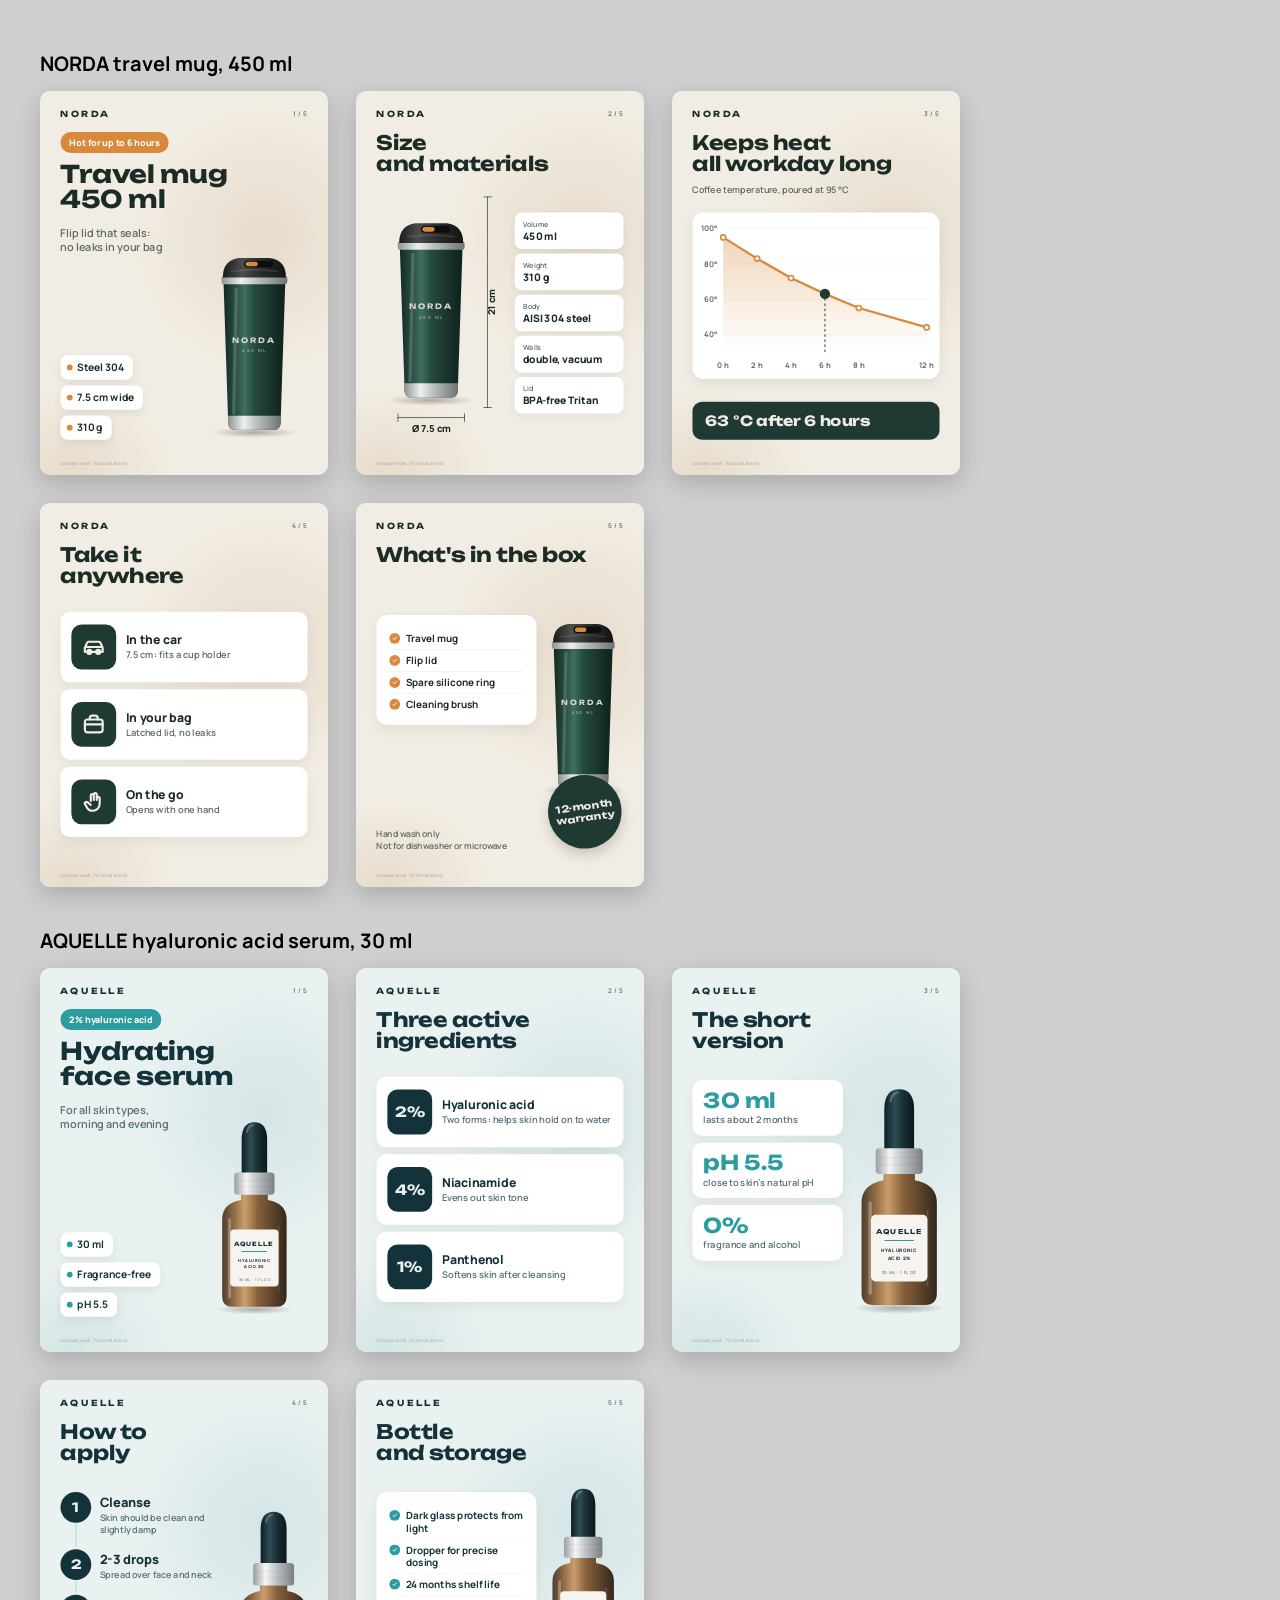
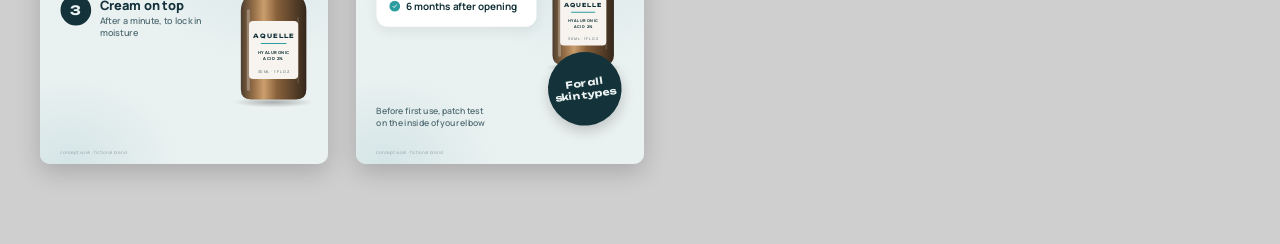
<file: en/cards/slides.html>
<!DOCTYPE html>
<html lang="ru">
<head>
<meta charset="utf-8">
<meta name="viewport" content="width=device-width, initial-scale=1">
<title>Product slide template</title>
<!--
  Шаблон слайдов для карточек WB / Ozon.
  Один слайд:  slides.html?p=norda&s=1          (900x1200, для Ozon рендер с масштабом 4/3 -> 1200x1600)
  Все слайды:  slides.html?p=norda              (контактный лист для проверки)
  Данные товаров лежат в products.js. Типы слайдов: cover, specs, chart, grid3, facts, steps, box.
  Вместо векторного рисунка можно подставить фото: поле photo: "img/norda.png" (PNG без фона).
-->
<link rel="stylesheet" href="fonts.css">
<style>
*{box-sizing:border-box;margin:0;padding:0}
html,body{background:#d9d9d9}
body{font-family:'Manrope',system-ui,sans-serif;-webkit-font-smoothing:antialiased}

/* ---------- слайд 900x1200 ---------- */
.slide{
  --pad:64px;
  width:900px;height:1200px;position:relative;overflow:hidden;
  background:var(--bg);color:var(--ink);
}
.slide .glow{position:absolute;inset:0;pointer-events:none;
  background:
    radial-gradient(620px 620px at 78% 38%, var(--bg2), transparent 70%),
    radial-gradient(500px 400px at 10% 100%, var(--bg2), transparent 70%);}
.brand{position:absolute;top:54px;left:var(--pad);font-family:'Unbounded',sans-serif;font-weight:700;
  font-size:26px;letter-spacing:.28em;color:var(--ink)}
.idx{position:absolute;top:58px;right:var(--pad);font-size:20px;font-weight:600;color:var(--muted);letter-spacing:.1em}
.demo{position:absolute;left:var(--pad);bottom:26px;font-size:14px;color:var(--muted);opacity:.55;letter-spacing:.04em}
h1,h2{font-family:'Unbounded',sans-serif;font-weight:700;letter-spacing:-.01em;white-space:pre-line}
h2{position:absolute;top:128px;left:var(--pad);right:var(--pad);font-size:62px;line-height:1.08}
.art{position:absolute}
.art svg,.art img{width:100%;height:100%;display:block}

/* cover */
.cover .badge{position:absolute;top:128px;left:var(--pad);background:var(--accent);color:#fff;
  font-weight:800;font-size:28px;padding:14px 28px;border-radius:999px}
.cover h1{position:absolute;top:220px;left:var(--pad);font-size:76px;line-height:1.04;z-index:2}
.cover .sub{position:absolute;top:420px;left:var(--pad);font-size:34px;line-height:1.3;font-weight:600;
  color:var(--muted);white-space:pre-line;z-index:2}
.cover .art{right:20px;bottom:110px;width:420px;height:650px}
.cover .chips{position:absolute;left:var(--pad);bottom:110px;display:flex;flex-direction:column;gap:18px;z-index:2}
.chip{display:inline-flex;align-self:flex-start;align-items:center;gap:14px;background:#fff;color:var(--ink);
  font-size:32px;font-weight:700;padding:16px 28px 16px 20px;border-radius:22px;
  box-shadow:0 10px 30px rgba(0,0,0,.08)}
.chip::before{content:"";width:18px;height:18px;border-radius:50%;background:var(--accent);flex:none}

/* specs */
.specs .art{left:70px;top:330px;width:330px;height:660px}
.specs .dim{position:absolute;font-weight:800;font-size:30px;color:var(--ink)}
.specs .dim-v{left:410px;top:330px;height:660px;width:2px;background:var(--ink)}
.specs .dim-v::before,.specs .dim-v::after{content:"";position:absolute;left:-12px;width:26px;height:2px;background:var(--ink)}
.specs .dim-v::before{top:0}.specs .dim-v::after{bottom:0}
.specs .dim-v span{position:absolute;left:22px;top:50%;transform:translate(-50%,-50%) rotate(-90deg) translateY(-50%);transform-origin:center;white-space:nowrap;left:34px}
.specs .dim-h{left:130px;top:1020px;width:210px;height:2px;background:var(--ink)}
.specs .dim-h::before,.specs .dim-h::after{content:"";position:absolute;top:-12px;width:2px;height:26px;background:var(--ink)}
.specs .dim-h::before{left:0}.specs .dim-h::after{right:0}
.specs .dim-h span{position:absolute;top:14px;left:50%;transform:translateX(-50%);white-space:nowrap}
.specs .table{position:absolute;right:var(--pad);top:380px;width:340px;display:flex;flex-direction:column;gap:14px}
.specs .row{background:#fff;border-radius:22px;padding:22px 26px;box-shadow:0 10px 30px rgba(0,0,0,.06)}
.specs .row small{display:block;font-size:22px;font-weight:600;color:var(--muted)}
.specs .row b{display:block;font-size:32px;font-weight:800;line-height:1.2;margin-top:2px}

/* chart */
.chart .sub{position:absolute;top:290px;left:var(--pad);font-size:28px;font-weight:600;color:var(--muted)}
.chart .plot{position:absolute;left:var(--pad);right:var(--pad);top:380px;height:520px;background:#fff;border-radius:34px;
  box-shadow:0 14px 40px rgba(0,0,0,.07)}
.chart .plot svg{width:100%;height:100%}
.chart .callout{position:absolute;left:var(--pad);right:var(--pad);bottom:110px;background:var(--deep);color:var(--onDeep);
  border-radius:30px;padding:34px 40px;font-family:'Unbounded',sans-serif;font-weight:700;font-size:44px;line-height:1.15}
.chart .art{right:40px;bottom:250px;width:0;height:0}

/* grid3 */
.grid3 .list{position:absolute;left:var(--pad);right:var(--pad);top:340px;display:flex;flex-direction:column;gap:22px}
.grid3 .item{display:flex;align-items:center;gap:30px;background:#fff;border-radius:30px;padding:30px 34px;min-height:220px;
  box-shadow:0 14px 40px rgba(0,0,0,.06)}
.grid3 .ico{flex:none;width:140px;height:140px;border-radius:32px;background:var(--deep);color:var(--onDeep);
  display:grid;place-items:center}
.grid3 .ico svg{width:74px;height:74px;stroke:currentColor;fill:none;stroke-width:2.2;stroke-linecap:round;stroke-linejoin:round}
.grid3 .ico.big{font-family:'Unbounded',sans-serif;font-weight:700;font-size:44px;color:var(--onDeep)}
.grid3 .item h3{font-size:38px;font-weight:800;line-height:1.1}
.grid3 .item p{font-size:29px;font-weight:600;color:var(--muted);line-height:1.3;margin-top:8px}
.grid3 .art{right:-60px;bottom:-40px;width:0;height:0}

/* facts */
.facts .list{position:absolute;left:var(--pad);top:350px;width:470px;display:flex;flex-direction:column;gap:22px}
.facts .fact{background:#fff;border-radius:30px;padding:30px 34px;box-shadow:0 14px 40px rgba(0,0,0,.06)}
.facts .fact b{display:block;font-family:'Unbounded',sans-serif;font-weight:700;font-size:64px;line-height:1;color:var(--accent)}
.facts .fact span{display:block;font-size:29px;font-weight:600;color:var(--muted);margin-top:12px;line-height:1.3}
.facts .art{right:0;top:330px;width:380px;height:760px}

/* steps */
.steps .list{position:absolute;left:var(--pad);top:350px;width:500px;display:flex;flex-direction:column;gap:0}
.steps .step{display:grid;grid-template-columns:96px 1fr;gap:26px;padding-bottom:44px;position:relative}
.steps .step:not(:last-child)::after{content:"";position:absolute;left:47px;top:100px;bottom:8px;width:3px;background:var(--accent);opacity:.35}
.steps .num{width:96px;height:96px;border-radius:50%;background:var(--deep);color:var(--onDeep);display:grid;place-items:center;
  font-family:'Unbounded',sans-serif;font-weight:700;font-size:40px}
.steps h3{font-size:40px;font-weight:800;line-height:1.1;margin-top:10px}
.steps p{font-size:28px;font-weight:600;color:var(--muted);line-height:1.3;margin-top:8px}
.steps .art{right:10px;top:330px;width:320px;height:740px}
.steps .when{position:absolute;left:var(--pad);bottom:110px;background:var(--deep);color:var(--onDeep);border-radius:24px;
  padding:22px 30px;font-size:30px;font-weight:700}

/* box */
.box .panel{position:absolute;left:var(--pad);top:350px;width:500px;background:#fff;border-radius:34px;padding:40px 40px 30px;
  box-shadow:0 14px 40px rgba(0,0,0,.07)}
.box .panel li{list-style:none;display:flex;gap:18px;align-items:flex-start;font-size:31px;font-weight:700;line-height:1.25;padding:14px 0;
  border-bottom:2px solid rgba(0,0,0,.06)}
.box .panel li:last-child{border-bottom:0}
.box .panel li::before{content:"";flex:none;width:34px;height:34px;margin-top:2px;border-radius:50%;background:var(--accent) url("data:image/svg+xml,%3Csvg xmlns='http://www.w3.org/2000/svg' viewBox='0 0 24 24'%3E%3Cpath d='M6 12.5l4 4 8-9' fill='none' stroke='white' stroke-width='3' stroke-linecap='round' stroke-linejoin='round'/%3E%3C/svg%3E") center/22px no-repeat}
.box .notes{position:absolute;left:var(--pad);bottom:110px;width:500px;font-size:27px;font-weight:600;color:var(--muted);line-height:1.35}
.box .seal{position:absolute;right:70px;bottom:120px;width:230px;height:230px;border-radius:50%;background:var(--deep);color:var(--onDeep);
  display:grid;place-items:center;text-align:center;font-family:'Unbounded',sans-serif;font-weight:700;font-size:30px;line-height:1.2;
  white-space:pre-line;transform:rotate(-8deg);box-shadow:0 18px 40px rgba(0,0,0,.18);z-index:3}
.box .art{right:40px;top:300px;width:300px;height:620px}

/* ---------- контактный лист ---------- */
body.sheet{padding:40px;background:#cfcfcf}
.sheet-grid{display:flex;flex-wrap:wrap;gap:28px}
.sheet-cell{width:calc(900px * .32);height:calc(1200px * .32);overflow:hidden;border-radius:10px;box-shadow:0 8px 24px rgba(0,0,0,.18)}
.sheet-cell .slide{transform:scale(.32);transform-origin:0 0}
</style>
<script src="products.js"></script>
</head>
<body>
<div id="root"></div>
<script>
/* ---------- векторные рисунки товаров ---------- */
let uid = 0;
function mugSVG(t){
  const i = ++uid;
  return `<svg viewBox="0 0 300 620" xmlns="http://www.w3.org/2000/svg">
  <defs>
    <linearGradient id="mb${i}" x1="0" x2="1">
      <stop offset="0" stop-color="#132822"/><stop offset=".22" stop-color="#2c5447"/>
      <stop offset=".34" stop-color="#3f6f60"/><stop offset=".5" stop-color="#244a3e"/>
      <stop offset="1" stop-color="#0f211c"/></linearGradient>
    <linearGradient id="ms${i}" x1="0" x2="1">
      <stop offset="0" stop-color="#8e9391"/><stop offset=".3" stop-color="#eef0ee"/>
      <stop offset=".55" stop-color="#b9bdbb"/><stop offset="1" stop-color="#6f7472"/></linearGradient>
    <linearGradient id="ml${i}" x1="0" x2="1">
      <stop offset="0" stop-color="#1b1d1c"/><stop offset=".3" stop-color="#4a4d4b"/>
      <stop offset=".6" stop-color="#2a2c2b"/><stop offset="1" stop-color="#121312"/></linearGradient>
    <radialGradient id="msh${i}"><stop offset="0" stop-color="#000" stop-opacity=".28"/><stop offset="1" stop-color="#000" stop-opacity="0"/></radialGradient>
  </defs>
  <ellipse cx="150" cy="598" rx="130" ry="16" fill="url(#msh${i})"/>
  <!-- корпус -->
  <path d="M58 150 H242 L228 572 Q226 590 208 590 H92 Q74 590 72 572 Z" fill="url(#mb${i})"/>
  <!-- нижнее стальное кольцо -->
  <path d="M71 548 H229 L228 572 Q226 590 208 590 H92 Q74 590 72 572 Z" fill="url(#ms${i})"/>
  <!-- блик -->
  <path d="M96 170 L88 540" stroke="#fff" stroke-opacity=".16" stroke-width="10" stroke-linecap="round"/>
  <!-- логотип -->
  <text x="150" y="330" text-anchor="middle" font-family="Unbounded,sans-serif" font-weight="700" font-size="22" letter-spacing="6" fill="${t.onDeep}" fill-opacity=".85">NORDA</text>
  <text x="150" y="358" text-anchor="middle" font-family="Manrope,sans-serif" font-weight="700" font-size="13" letter-spacing="4" fill="${t.onDeep}" fill-opacity=".55">450 ML</text>
  <!-- стальной ободок под крышкой -->
  <rect x="52" y="132" width="196" height="24" rx="6" fill="url(#ms${i})"/>
  <!-- крышка -->
  <path d="M56 136 Q56 84 104 78 H196 Q244 84 244 136 Z" fill="url(#ml${i})"/>
  <rect x="120" y="86" width="86" height="20" rx="10" fill="#0c0d0c"/>
  <rect x="124" y="89" width="36" height="14" rx="7" fill="${t.accent}"/>
  <path d="M80 118 Q150 108 220 118" stroke="#fff" stroke-opacity=".12" stroke-width="4" fill="none"/>
</svg>`;
}
function serumSVG(t){
  const i = ++uid;
  return `<svg viewBox="0 0 300 620" xmlns="http://www.w3.org/2000/svg">
  <defs>
    <linearGradient id="sg${i}" x1="0" x2="1">
      <stop offset="0" stop-color="#3b2a1a" stop-opacity=".9"/><stop offset=".2" stop-color="#8a5a2b" stop-opacity=".85"/>
      <stop offset=".35" stop-color="#c38a4c" stop-opacity=".8"/><stop offset=".55" stop-color="#7a4d22" stop-opacity=".88"/>
      <stop offset="1" stop-color="#2a1c10" stop-opacity=".95"/></linearGradient>
    <linearGradient id="sc${i}" x1="0" x2="1">
      <stop offset="0" stop-color="#9b9fa1"/><stop offset=".3" stop-color="#f4f5f5"/>
      <stop offset=".6" stop-color="#b8bcbe"/><stop offset="1" stop-color="#7c8083"/></linearGradient>
    <linearGradient id="sb${i}" x1="0" x2="1">
      <stop offset="0" stop-color="#0d1f24"/><stop offset=".35" stop-color="#2f4d55"/>
      <stop offset=".6" stop-color="#1a3238"/><stop offset="1" stop-color="#0a171a"/></linearGradient>
    <radialGradient id="ssh${i}"><stop offset="0" stop-color="#000" stop-opacity=".28"/><stop offset="1" stop-color="#000" stop-opacity="0"/></radialGradient>
  </defs>
  <ellipse cx="150" cy="598" rx="118" ry="15" fill="url(#ssh${i})"/>
  <!-- груша пипетки -->
  <path d="M112 196 V92 Q112 40 150 40 Q188 40 188 92 V196 Z" fill="url(#sb${i})"/>
  <path d="M128 70 Q130 52 146 48" stroke="#fff" stroke-opacity=".25" stroke-width="5" fill="none" stroke-linecap="round"/>
  <!-- кольцо -->
  <rect x="90" y="190" width="120" height="66" rx="10" fill="url(#sc${i})"/>
  <path d="M90 214 H210 M90 232 H210" stroke="#000" stroke-opacity=".08" stroke-width="2"/>
  <!-- флакон -->
  <path d="M110 256 H190 V272 Q246 282 246 330 V560 Q246 590 216 590 H84 Q54 590 54 560 V330 Q54 282 110 272 Z" fill="url(#sg${i})"/>
  <path d="M76 330 V560" stroke="#fff" stroke-opacity=".28" stroke-width="9" stroke-linecap="round"/>
  <path d="M222 350 V540" stroke="#fff" stroke-opacity=".12" stroke-width="5" stroke-linecap="round"/>
  <!-- этикетка -->
  <rect x="78" y="360" width="144" height="170" rx="12" fill="#f7f4ef"/>
  <text x="150" y="410" text-anchor="middle" font-family="Unbounded,sans-serif" font-weight="700" font-size="17" letter-spacing="3" fill="${t.ink}">AQUELLE</text>
  <rect x="112" y="424" width="76" height="3" rx="1.5" fill="${t.accent}"/>
  <text x="150" y="456" text-anchor="middle" font-family="Manrope,sans-serif" font-weight="800" font-size="12" letter-spacing="1.5" fill="${t.ink}">HYALURONIC</text>
  <text x="150" y="474" text-anchor="middle" font-family="Manrope,sans-serif" font-weight="800" font-size="12" letter-spacing="1.5" fill="${t.ink}">ACID 2%</text>
  <text x="150" y="512" text-anchor="middle" font-family="Manrope,sans-serif" font-weight="600" font-size="11" letter-spacing="1" fill="${t.ink}" fill-opacity=".6">30 ML · 1 FL OZ</text>
</svg>`;
}
function artHTML(p){
  if (p.photo) return `<img src="${p.photo}" alt="${p.name}">`;
  return p.art === "mug" ? mugSVG(p.theme) : serumSVG(p.theme);
}

/* ---------- иконки ---------- */
const ICONS = {
  car:  '<svg viewBox="0 0 24 24"><path d="M5 17h14M3 17v-4l2-5a2 2 0 0 1 2-1.3h10A2 2 0 0 1 19 8l2 5v4"/><circle cx="7.5" cy="17" r="2"/><circle cx="16.5" cy="17" r="2"/><path d="M4 12h16"/></svg>',
  bag:  '<svg viewBox="0 0 24 24"><rect x="3" y="7" width="18" height="13" rx="2.5"/><path d="M8 7V5.5A2.5 2.5 0 0 1 10.5 3h3A2.5 2.5 0 0 1 16 5.5V7M3 12h18"/></svg>',
  hand: '<svg viewBox="0 0 24 24"><path d="M9 11V5.5a1.5 1.5 0 0 1 3 0V10m0-1V4.5a1.5 1.5 0 0 1 3 0V10m0-1.5a1.5 1.5 0 0 1 3 0V14a7 7 0 0 1-7 7h-.5a6 6 0 0 1-5-2.7L3.3 14.6a1.6 1.6 0 0 1 2.5-2L9 15"/></svg>'
};

/* ---------- слайды ---------- */
const esc = s => String(s).replace(/&/g,"&amp;").replace(/</g,"&lt;");
function chartSVG(s, t){
  const W=772, H=520, L=96, R=40, T=50, B=84;
  const xs = s.points.map(p=>p[0]), ys = s.points.map(p=>p[1]);
  const xmax = Math.max(...xs), ymin = 30, ymax = 100;
  const X = x => L + (W-L-R) * x / xmax, Y = y => T + (H-T-B) * (1 - (y-ymin)/(ymax-ymin));
  const pts = s.points.map(p=>`${X(p[0])},${Y(p[1])}`).join(" ");
  const area = `M${X(xs[0])},${Y(ymin)} L${pts.replace(/ /g," L")} L${X(xmax)},${Y(ymin)} Z`;
  let grid = "";
  for (let y=40; y<=100; y+=20) grid += `<line x1="${L}" x2="${W-R}" y1="${Y(y)}" y2="${Y(y)}" stroke="${t.ink}" stroke-opacity=".08" stroke-width="2"/>
    <text x="${L-18}" y="${Y(y)+9}" text-anchor="end" font-size="24" font-weight="700" fill="${t.muted}">${y}°</text>`;
  const xl = s.points.map(p=>`<text x="${X(p[0])}" y="${H-34}" text-anchor="middle" font-size="24" font-weight="700" fill="${t.muted}">${p[0]} ${s.xunit}</text>`).join("");
  const m = s.points[s.mark];
  return `<svg viewBox="0 0 ${W} ${H}" font-family="Manrope,sans-serif">
    <defs><linearGradient id="ca" x1="0" y1="0" x2="0" y2="1"><stop offset="0" stop-color="${t.accent}" stop-opacity=".35"/><stop offset="1" stop-color="${t.accent}" stop-opacity="0"/></linearGradient></defs>
    ${grid}${xl}
    <path d="${area}" fill="url(#ca)"/>
    <polyline points="${pts}" fill="none" stroke="${t.accent}" stroke-width="7" stroke-linejoin="round" stroke-linecap="round"/>
    ${s.points.map(p=>`<circle cx="${X(p[0])}" cy="${Y(p[1])}" r="8" fill="#fff" stroke="${t.accent}" stroke-width="5"/>`).join("")}
    <line x1="${X(m[0])}" x2="${X(m[0])}" y1="${Y(m[1])+14}" y2="${Y(ymin)}" stroke="${t.deep}" stroke-width="3" stroke-dasharray="8 8"/>
    <circle cx="${X(m[0])}" cy="${Y(m[1])}" r="16" fill="${t.deep}"/>
  </svg>`;
}

function slideHTML(p, s, n, total){
  const t = p.theme;
  const vars = Object.entries(t).map(([k,v])=>`--${k}:${v}`).join(";");
  let inner = "";
  switch (s.type){
    case "cover":
      inner = `<div class="badge">${esc(s.badge)}</div><h1>${esc(s.title)}</h1><div class="sub">${esc(s.sub)}</div>
        <div class="art">${artHTML(p)}</div>
        <div class="chips">${s.chips.map(c=>`<span class="chip">${esc(c)}</span>`).join("")}</div>`; break;
    case "specs":
      inner = `<h2>${esc(s.title)}</h2><div class="art">${artHTML(p)}</div>
        <div class="dim dim-v"><span>${esc(s.dims.h)}</span></div><div class="dim dim-h"><span>Ø ${esc(s.dims.w)}</span></div>
        <div class="table">${s.rows.map(r=>`<div class="row"><small>${esc(r[0])}</small><b>${esc(r[1])}</b></div>`).join("")}</div>`; break;
    case "chart":
      inner = `<h2>${esc(s.title)}</h2><div class="sub">${esc(s.sub)}</div>
        <div class="plot">${chartSVG(s,t)}</div><div class="callout">${esc(s.markText)}</div>`; break;
    case "grid3":
      inner = `<h2>${esc(s.title)}</h2><div class="list">${s.items.map(it=>`
        <div class="item"><div class="ico${it.big?' big':''}">${it.big?esc(it.big):ICONS[it.icon]}</div>
        <div><h3>${esc(it.head)}</h3><p>${esc(it.text)}</p></div></div>`).join("")}</div>`; break;
    case "facts":
      inner = `<h2>${esc(s.title)}</h2><div class="list">${s.items.map(it=>`
        <div class="fact"><b>${esc(it.big)}</b><span>${esc(it.text)}</span></div>`).join("")}</div>
        <div class="art">${artHTML(p)}</div>`; break;
    case "steps":
      inner = `<h2>${esc(s.title)}</h2><div class="list">${s.items.map((it,k)=>`
        <div class="step"><div class="num">${k+1}</div><div><h3>${esc(it.head)}</h3><p>${esc(it.text)}</p></div></div>`).join("")}</div>
        <div class="art">${artHTML(p)}</div>`; break;
    case "box":
      inner = `<h2>${esc(s.title)}</h2><ul class="panel">${s.items.map(it=>`<li>${esc(it)}</li>`).join("")}</ul>
        <div class="art">${artHTML(p)}</div><div class="seal">${esc(s.seal)}</div>
        <div class="notes">${s.notes.map(esc).join("<br>")}</div>`; break;
  }
  const brand = p.art === "mug" ? "NORDA" : "AQUELLE";
  return `<div class="slide ${s.type}" style="${vars}"><div class="glow"></div>
    <div class="brand">${brand}</div><div class="idx">${n} / ${total}</div>${inner}
    <div class="demo">concept work · fictional brand</div></div>`;
}

/* ---------- запуск ---------- */
const q = new URLSearchParams(location.search);
const key = q.get("p") || "norda", p = window.PRODUCTS[key];
const root = document.getElementById("root");
if (q.get("s")){
  const n = +q.get("s");
  root.innerHTML = slideHTML(p, p.slides[n-1], n, p.slides.length);
} else {
  document.body.classList.add("sheet");
  const keys = q.get("p") ? [key] : Object.keys(window.PRODUCTS);
  root.innerHTML = keys.map(k=>{
    const pp = window.PRODUCTS[k];
    return `<h3 style="font:700 20px Manrope;margin:10px 0 14px">${esc(pp.name)}</h3><div class="sheet-grid" style="margin-bottom:40px">${
      pp.slides.map((s,i)=>`<div class="sheet-cell">${slideHTML(pp,s,i+1,pp.slides.length)}</div>`).join("")}</div>`;
  }).join("");
}
document.fonts.ready.then(()=>document.body.dataset.ready="1");
</script>
</body>
</html>
</file>
<file: cards/fonts.css>
@font-face {
  font-family: 'Manrope';
  font-style: normal;
  font-display: swap;
  font-weight: 400;
  src: url(fonts/manrope-cyrillic-400-normal.woff2) format('woff2');
  unicode-range: U+0301,U+0400-045F,U+0490-0491,U+04B0-04B1,U+2116;
}
@font-face {
  font-family: 'Manrope';
  font-style: normal;
  font-display: swap;
  font-weight: 400;
  src: url(fonts/manrope-latin-400-normal.woff2) format('woff2');
  unicode-range: U+0000-00FF,U+0131,U+0152-0153,U+02BB-02BC,U+02C6,U+02DA,U+02DC,U+0304,U+0308,U+0329,U+2000-206F,U+20AC,U+2122,U+2191,U+2193,U+2212,U+2215,U+FEFF,U+FFFD;
}
@font-face {
  font-family: 'Manrope';
  font-style: normal;
  font-display: swap;
  font-weight: 500;
  src: url(fonts/manrope-cyrillic-500-normal.woff2) format('woff2');
  unicode-range: U+0301,U+0400-045F,U+0490-0491,U+04B0-04B1,U+2116;
}
@font-face {
  font-family: 'Manrope';
  font-style: normal;
  font-display: swap;
  font-weight: 500;
  src: url(fonts/manrope-latin-500-normal.woff2) format('woff2');
  unicode-range: U+0000-00FF,U+0131,U+0152-0153,U+02BB-02BC,U+02C6,U+02DA,U+02DC,U+0304,U+0308,U+0329,U+2000-206F,U+20AC,U+2122,U+2191,U+2193,U+2212,U+2215,U+FEFF,U+FFFD;
}
@font-face {
  font-family: 'Manrope';
  font-style: normal;
  font-display: swap;
  font-weight: 600;
  src: url(fonts/manrope-cyrillic-600-normal.woff2) format('woff2');
  unicode-range: U+0301,U+0400-045F,U+0490-0491,U+04B0-04B1,U+2116;
}
@font-face {
  font-family: 'Manrope';
  font-style: normal;
  font-display: swap;
  font-weight: 600;
  src: url(fonts/manrope-latin-600-normal.woff2) format('woff2');
  unicode-range: U+0000-00FF,U+0131,U+0152-0153,U+02BB-02BC,U+02C6,U+02DA,U+02DC,U+0304,U+0308,U+0329,U+2000-206F,U+20AC,U+2122,U+2191,U+2193,U+2212,U+2215,U+FEFF,U+FFFD;
}
@font-face {
  font-family: 'Manrope';
  font-style: normal;
  font-display: swap;
  font-weight: 700;
  src: url(fonts/manrope-cyrillic-700-normal.woff2) format('woff2');
  unicode-range: U+0301,U+0400-045F,U+0490-0491,U+04B0-04B1,U+2116;
}
@font-face {
  font-family: 'Manrope';
  font-style: normal;
  font-display: swap;
  font-weight: 700;
  src: url(fonts/manrope-latin-700-normal.woff2) format('woff2');
  unicode-range: U+0000-00FF,U+0131,U+0152-0153,U+02BB-02BC,U+02C6,U+02DA,U+02DC,U+0304,U+0308,U+0329,U+2000-206F,U+20AC,U+2122,U+2191,U+2193,U+2212,U+2215,U+FEFF,U+FFFD;
}
@font-face {
  font-family: 'Manrope';
  font-style: normal;
  font-display: swap;
  font-weight: 800;
  src: url(fonts/manrope-cyrillic-800-normal.woff2) format('woff2');
  unicode-range: U+0301,U+0400-045F,U+0490-0491,U+04B0-04B1,U+2116;
}
@font-face {
  font-family: 'Manrope';
  font-style: normal;
  font-display: swap;
  font-weight: 800;
  src: url(fonts/manrope-latin-800-normal.woff2) format('woff2');
  unicode-range: U+0000-00FF,U+0131,U+0152-0153,U+02BB-02BC,U+02C6,U+02DA,U+02DC,U+0304,U+0308,U+0329,U+2000-206F,U+20AC,U+2122,U+2191,U+2193,U+2212,U+2215,U+FEFF,U+FFFD;
}
@font-face {
  font-family: 'Unbounded';
  font-style: normal;
  font-display: swap;
  font-weight: 500;
  src: url(fonts/unbounded-cyrillic-500-normal.woff2) format('woff2');
  unicode-range: U+0301,U+0400-045F,U+0490-0491,U+04B0-04B1,U+2116;
}
@font-face {
  font-family: 'Unbounded';
  font-style: normal;
  font-display: swap;
  font-weight: 500;
  src: url(fonts/unbounded-latin-500-normal.woff2) format('woff2');
  unicode-range: U+0000-00FF,U+0131,U+0152-0153,U+02BB-02BC,U+02C6,U+02DA,U+02DC,U+0304,U+0308,U+0329,U+2000-206F,U+20AC,U+2122,U+2191,U+2193,U+2212,U+2215,U+FEFF,U+FFFD;
}
@font-face {
  font-family: 'Unbounded';
  font-style: normal;
  font-display: swap;
  font-weight: 600;
  src: url(fonts/unbounded-cyrillic-600-normal.woff2) format('woff2');
  unicode-range: U+0301,U+0400-045F,U+0490-0491,U+04B0-04B1,U+2116;
}
@font-face {
  font-family: 'Unbounded';
  font-style: normal;
  font-display: swap;
  font-weight: 600;
  src: url(fonts/unbounded-latin-600-normal.woff2) format('woff2');
  unicode-range: U+0000-00FF,U+0131,U+0152-0153,U+02BB-02BC,U+02C6,U+02DA,U+02DC,U+0304,U+0308,U+0329,U+2000-206F,U+20AC,U+2122,U+2191,U+2193,U+2212,U+2215,U+FEFF,U+FFFD;
}
@font-face {
  font-family: 'Unbounded';
  font-style: normal;
  font-display: swap;
  font-weight: 700;
  src: url(fonts/unbounded-cyrillic-700-normal.woff2) format('woff2');
  unicode-range: U+0301,U+0400-045F,U+0490-0491,U+04B0-04B1,U+2116;
}
@font-face {
  font-family: 'Unbounded';
  font-style: normal;
  font-display: swap;
  font-weight: 700;
  src: url(fonts/unbounded-latin-700-normal.woff2) format('woff2');
  unicode-range: U+0000-00FF,U+0131,U+0152-0153,U+02BB-02BC,U+02C6,U+02DA,U+02DC,U+0304,U+0308,U+0329,U+2000-206F,U+20AC,U+2122,U+2191,U+2193,U+2212,U+2215,U+FEFF,U+FFFD;
}
</file>
<file: en/cards/fonts.css>
@font-face {
  font-family: 'Manrope';
  font-style: normal;
  font-display: swap;
  font-weight: 400;
  src: url(fonts/manrope-cyrillic-400-normal.woff2) format('woff2');
  unicode-range: U+0301,U+0400-045F,U+0490-0491,U+04B0-04B1,U+2116;
}
@font-face {
  font-family: 'Manrope';
  font-style: normal;
  font-display: swap;
  font-weight: 400;
  src: url(fonts/manrope-latin-400-normal.woff2) format('woff2');
  unicode-range: U+0000-00FF,U+0131,U+0152-0153,U+02BB-02BC,U+02C6,U+02DA,U+02DC,U+0304,U+0308,U+0329,U+2000-206F,U+20AC,U+2122,U+2191,U+2193,U+2212,U+2215,U+FEFF,U+FFFD;
}
@font-face {
  font-family: 'Manrope';
  font-style: normal;
  font-display: swap;
  font-weight: 500;
  src: url(fonts/manrope-cyrillic-500-normal.woff2) format('woff2');
  unicode-range: U+0301,U+0400-045F,U+0490-0491,U+04B0-04B1,U+2116;
}
@font-face {
  font-family: 'Manrope';
  font-style: normal;
  font-display: swap;
  font-weight: 500;
  src: url(fonts/manrope-latin-500-normal.woff2) format('woff2');
  unicode-range: U+0000-00FF,U+0131,U+0152-0153,U+02BB-02BC,U+02C6,U+02DA,U+02DC,U+0304,U+0308,U+0329,U+2000-206F,U+20AC,U+2122,U+2191,U+2193,U+2212,U+2215,U+FEFF,U+FFFD;
}
@font-face {
  font-family: 'Manrope';
  font-style: normal;
  font-display: swap;
  font-weight: 600;
  src: url(fonts/manrope-cyrillic-600-normal.woff2) format('woff2');
  unicode-range: U+0301,U+0400-045F,U+0490-0491,U+04B0-04B1,U+2116;
}
@font-face {
  font-family: 'Manrope';
  font-style: normal;
  font-display: swap;
  font-weight: 600;
  src: url(fonts/manrope-latin-600-normal.woff2) format('woff2');
  unicode-range: U+0000-00FF,U+0131,U+0152-0153,U+02BB-02BC,U+02C6,U+02DA,U+02DC,U+0304,U+0308,U+0329,U+2000-206F,U+20AC,U+2122,U+2191,U+2193,U+2212,U+2215,U+FEFF,U+FFFD;
}
@font-face {
  font-family: 'Manrope';
  font-style: normal;
  font-display: swap;
  font-weight: 700;
  src: url(fonts/manrope-cyrillic-700-normal.woff2) format('woff2');
  unicode-range: U+0301,U+0400-045F,U+0490-0491,U+04B0-04B1,U+2116;
}
@font-face {
  font-family: 'Manrope';
  font-style: normal;
  font-display: swap;
  font-weight: 700;
  src: url(fonts/manrope-latin-700-normal.woff2) format('woff2');
  unicode-range: U+0000-00FF,U+0131,U+0152-0153,U+02BB-02BC,U+02C6,U+02DA,U+02DC,U+0304,U+0308,U+0329,U+2000-206F,U+20AC,U+2122,U+2191,U+2193,U+2212,U+2215,U+FEFF,U+FFFD;
}
@font-face {
  font-family: 'Manrope';
  font-style: normal;
  font-display: swap;
  font-weight: 800;
  src: url(fonts/manrope-cyrillic-800-normal.woff2) format('woff2');
  unicode-range: U+0301,U+0400-045F,U+0490-0491,U+04B0-04B1,U+2116;
}
@font-face {
  font-family: 'Manrope';
  font-style: normal;
  font-display: swap;
  font-weight: 800;
  src: url(fonts/manrope-latin-800-normal.woff2) format('woff2');
  unicode-range: U+0000-00FF,U+0131,U+0152-0153,U+02BB-02BC,U+02C6,U+02DA,U+02DC,U+0304,U+0308,U+0329,U+2000-206F,U+20AC,U+2122,U+2191,U+2193,U+2212,U+2215,U+FEFF,U+FFFD;
}
@font-face {
  font-family: 'Unbounded';
  font-style: normal;
  font-display: swap;
  font-weight: 500;
  src: url(fonts/unbounded-cyrillic-500-normal.woff2) format('woff2');
  unicode-range: U+0301,U+0400-045F,U+0490-0491,U+04B0-04B1,U+2116;
}
@font-face {
  font-family: 'Unbounded';
  font-style: normal;
  font-display: swap;
  font-weight: 500;
  src: url(fonts/unbounded-latin-500-normal.woff2) format('woff2');
  unicode-range: U+0000-00FF,U+0131,U+0152-0153,U+02BB-02BC,U+02C6,U+02DA,U+02DC,U+0304,U+0308,U+0329,U+2000-206F,U+20AC,U+2122,U+2191,U+2193,U+2212,U+2215,U+FEFF,U+FFFD;
}
@font-face {
  font-family: 'Unbounded';
  font-style: normal;
  font-display: swap;
  font-weight: 600;
  src: url(fonts/unbounded-cyrillic-600-normal.woff2) format('woff2');
  unicode-range: U+0301,U+0400-045F,U+0490-0491,U+04B0-04B1,U+2116;
}
@font-face {
  font-family: 'Unbounded';
  font-style: normal;
  font-display: swap;
  font-weight: 600;
  src: url(fonts/unbounded-latin-600-normal.woff2) format('woff2');
  unicode-range: U+0000-00FF,U+0131,U+0152-0153,U+02BB-02BC,U+02C6,U+02DA,U+02DC,U+0304,U+0308,U+0329,U+2000-206F,U+20AC,U+2122,U+2191,U+2193,U+2212,U+2215,U+FEFF,U+FFFD;
}
@font-face {
  font-family: 'Unbounded';
  font-style: normal;
  font-display: swap;
  font-weight: 700;
  src: url(fonts/unbounded-cyrillic-700-normal.woff2) format('woff2');
  unicode-range: U+0301,U+0400-045F,U+0490-0491,U+04B0-04B1,U+2116;
}
@font-face {
  font-family: 'Unbounded';
  font-style: normal;
  font-display: swap;
  font-weight: 700;
  src: url(fonts/unbounded-latin-700-normal.woff2) format('woff2');
  unicode-range: U+0000-00FF,U+0131,U+0152-0153,U+02BB-02BC,U+02C6,U+02DA,U+02DC,U+0304,U+0308,U+0329,U+2000-206F,U+20AC,U+2122,U+2191,U+2193,U+2212,U+2215,U+FEFF,U+FFFD;
}
</file>
